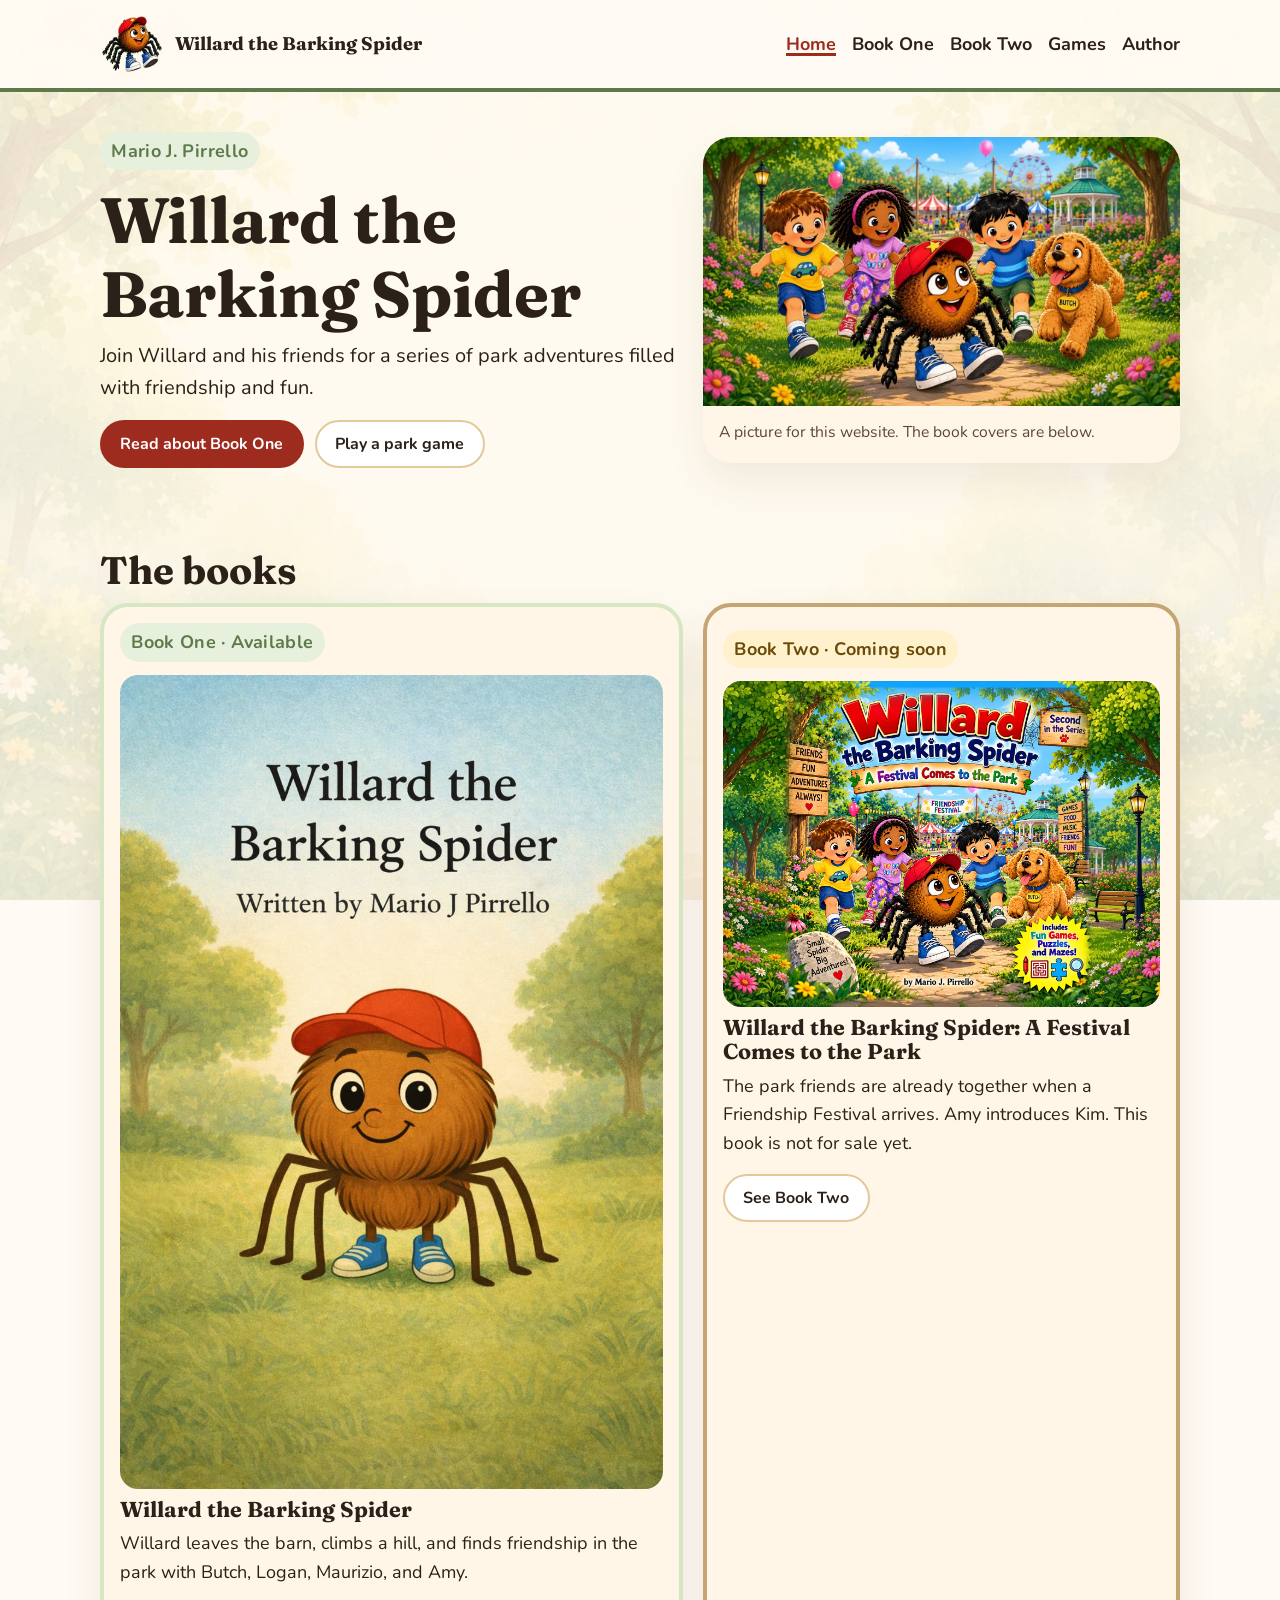
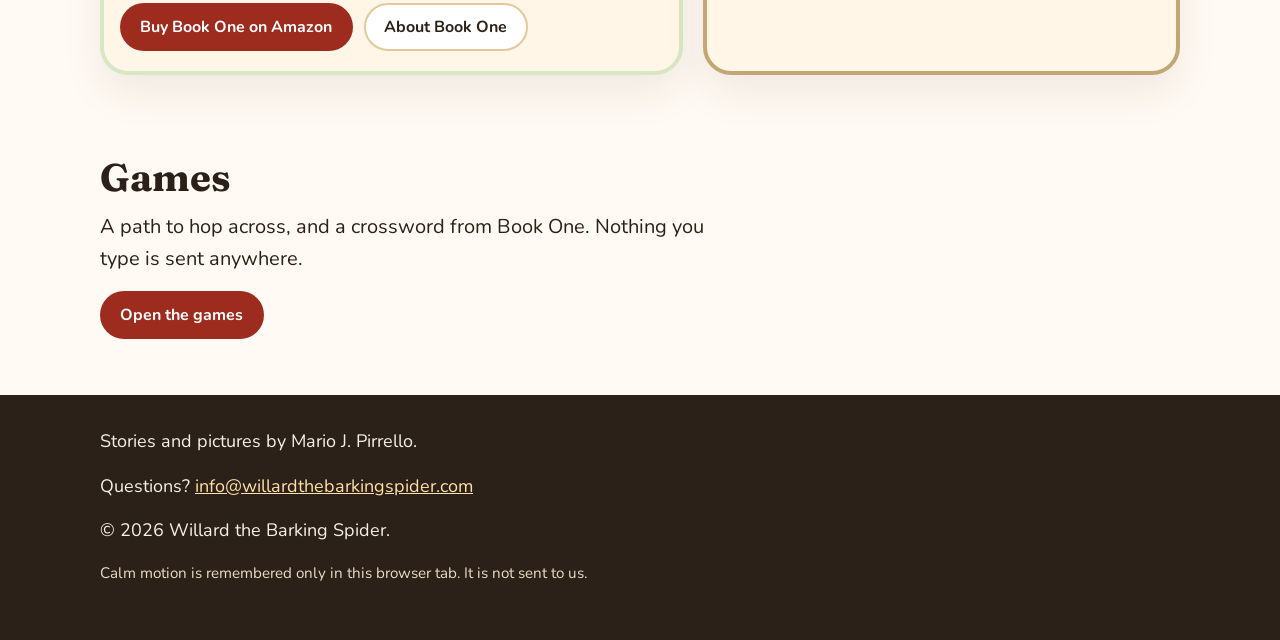
<file: index.html>
<!DOCTYPE html>
<html lang="en">
<head>
  <meta charset="utf-8">
  <meta name="viewport" content="width=device-width, initial-scale=1">
  <title>Willard the Barking Spider</title>
  <meta name="description" content="Official site for Willard the Barking Spider by Mario J. Pirrello. Read about Book One, meet Book Two coming soon, and play two park games.">
  <link rel="icon" href="assets/theme/willard-32.png" type="image/png">
  <link rel="stylesheet" href="css/site.css">
  <link rel="preload" as="image" href="assets/site/hero.webp">
</head>
<body>
  <a class="skip-link" href="#main">Skip to content</a>
  <header class="site-header">
    <div class="header-inner">
      <a class="brand" href="index.html">
        <img class="brand-mark" src="assets/theme/willard-mark.webp" width="128" height="128" alt="">
        <span>Willard the Barking Spider</span>
      </a>
      <div class="header-tools">
        <input class="nav-check" id="nav-check" type="checkbox">
        <label class="nav-toggle" for="nav-check">Menu</label>
        <nav class="site-nav" id="site-nav" aria-label="Primary">
          <ul>
            <li><a href="index.html" aria-current="page">Home</a></li>
            <li><a href="book-one.html">Book One</a></li>
            <li><a href="book-two.html">Book Two</a></li>
            <li><a href="games.html">Games</a></li>
            <li><a href="author.html">Author</a></li>
          </ul>
        </nav>
      </div>
    </div>
  </header>
  <main id="main">
    <section class="hero">
      <div class="wrap hero-grid">
        <div>
          <p class="kicker">Mario J. Pirrello</p>
          <h1>Willard the Barking Spider</h1>
          <p class="lede">Join Willard and his friends for a series of park adventures filled with friendship and fun.</p>
          <div class="actions">
            <a class="btn btn-primary" href="book-one.html">Read about Book One</a>
            <a class="btn btn-secondary" href="games.html">Play a park game</a>
          </div>
        </div>
        <figure class="hero-figure">
          <img src="assets/site/hero.webp" width="1280" height="720" alt="Website illustration, not a book cover: Willard in a red cap and blue sneakers runs a park path with three children and a dog named Butch. A festival is far in the background." fetchpriority="high">
          <figcaption>A picture for this website. The book covers are below.</figcaption>
        </figure>
      </div>
    </section>
    <section class="section">
      <div class="wrap">
        <h2>The books</h2>
        <div class="book-pair">
          <article class="card card-one">
            <p class="badge">Book One · Available</p>
            <img src="assets/book-one/cover.jpg" width="900" height="1350" alt="Cover of Willard the Barking Spider. A fuzzy brown spider in a red cap and blue sneakers stands in the grass. The cover says written by Mario J Pirrello.">
            <h3>Willard the Barking Spider</h3>
            <p>Willard leaves the barn, climbs a hill, and finds friendship in the park with Butch, Logan, Maurizio, and Amy.</p>
            <div class="actions">
              <a class="btn btn-primary" href="https://www.amazon.com/dp/B0GWR9JBZ9" target="_blank" rel="noopener noreferrer">Buy Book One on Amazon</a>
              <a class="btn btn-secondary" href="book-one.html">About Book One</a>
            </div>
          </article>
          <article class="card card-two">
            <p class="badge badge-soon">Book Two · Coming soon</p>
            <img src="assets/book-two/cover.webp" width="1600" height="1193" alt="Cover of Willard the Barking Spider: A Festival Comes to the Park, by Mario J. Pirrello. Willard runs with friends toward a Friendship Festival. A wooden sign says Second in the Series.">
            <h3>Willard the Barking Spider: A Festival Comes to the Park</h3>
            <p>The park friends are already together when a Friendship Festival arrives. Amy introduces Kim. This book is not for sale yet.</p>
            <div class="actions">
              <a class="btn btn-secondary" href="book-two.html">See Book Two</a>
            </div>
          </article>
        </div>
      </div>
    </section>
    <section class="section">
      <div class="wrap">
        <h2>Games</h2>
        <p class="lede">A path to hop across, and a crossword from Book One. Nothing you type is sent anywhere.</p>
        <p><a class="btn btn-primary" href="games.html">Open the games</a></p>
      </div>
    </section>
  </main>
  <footer class="site-footer">
    <div class="wrap">
      <p>Stories and pictures by Mario J. Pirrello.</p>
      <p>Questions? <a href="mailto:info@willardthebarkingspider.com">info@willardthebarkingspider.com</a></p>
      <p>© <span id="year">2026</span> Willard the Barking Spider.</p>
      <p class="fine">Calm motion is remembered only in this browser tab. It is not sent to us.</p>
    </div>
  </footer>
  <script type="module" src="js/site.js"></script>
</body>
</html>
</file>
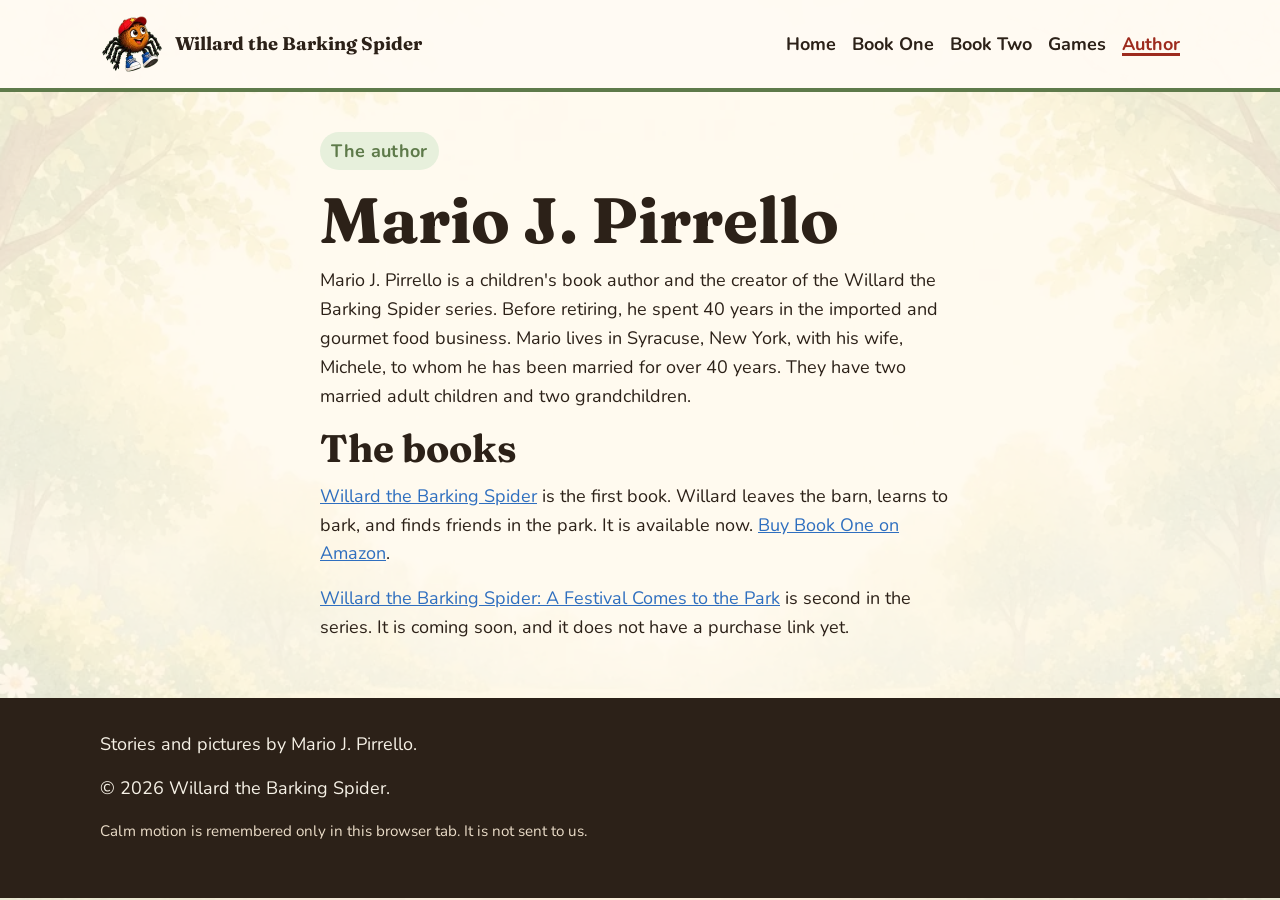
<file: author.html>
<!DOCTYPE html>
<html lang="en">
<head>
  <meta charset="utf-8">
  <meta name="viewport" content="width=device-width, initial-scale=1">
  <title>Mario J. Pirrello · Willard the Barking Spider</title>
  <meta name="description" content="Mario J. Pirrello is the author of Willard the Barking Spider and the coming book A Festival Comes to the Park.">
  <link rel="icon" href="assets/theme/willard-32.png" type="image/png">
  <link rel="stylesheet" href="css/site.css">
</head>
<body>
  <a class="skip-link" href="#main">Skip to content</a>
  <header class="site-header">
    <div class="header-inner">
      <a class="brand" href="index.html">
        <img class="brand-mark" src="assets/theme/willard-mark.webp" width="128" height="128" alt="">
        <span>Willard the Barking Spider</span>
      </a>
      <div class="header-tools">
        <input class="nav-check" id="nav-check" type="checkbox">
        <label class="nav-toggle" for="nav-check">Menu</label>
        <nav class="site-nav" id="site-nav" aria-label="Primary">
          <ul>
            <li><a href="index.html">Home</a></li>
            <li><a href="book-one.html">Book One</a></li>
            <li><a href="book-two.html">Book Two</a></li>
            <li><a href="games.html">Games</a></li>
            <li><a href="author.html" aria-current="page">Author</a></li>
          </ul>
        </nav>
      </div>
    </div>
  </header>
  <main id="main">
    <section class="section">
      <div class="wrap author-card prose">
        <p class="kicker">The author</p>
        <h1>Mario J. Pirrello</h1>
        <p>Mario J. Pirrello is a children's book author and the creator of the Willard the Barking Spider series. Before retiring, he spent 40 years in the imported and gourmet food business. Mario lives in Syracuse, New York, with his wife, Michele, to whom he has been married for over 40 years. They have two married adult children and two grandchildren.</p>
        <h2>The books</h2>
        <p><a href="book-one.html">Willard the Barking Spider</a> is the first book. Willard leaves the barn, learns to bark, and finds friends in the park. It is available now. <a href="https://www.amazon.com/dp/B0GWR9JBZ9" target="_blank" rel="noopener noreferrer">Buy Book One on Amazon</a>.</p>
        <p><a href="book-two.html">Willard the Barking Spider: A Festival Comes to the Park</a> is second in the series. It is coming soon, and it does not have a purchase link yet.</p>
      </div>
    </section>
  </main>
  <footer class="site-footer">
    <div class="wrap">
      <p>Stories and pictures by Mario J. Pirrello.</p>
      <p>© <span id="year">2026</span> Willard the Barking Spider.</p>
      <p class="fine">Calm motion is remembered only in this browser tab. It is not sent to us.</p>
    </div>
  </footer>
  <script type="module" src="js/site.js"></script>
</body>
</html>
</file>
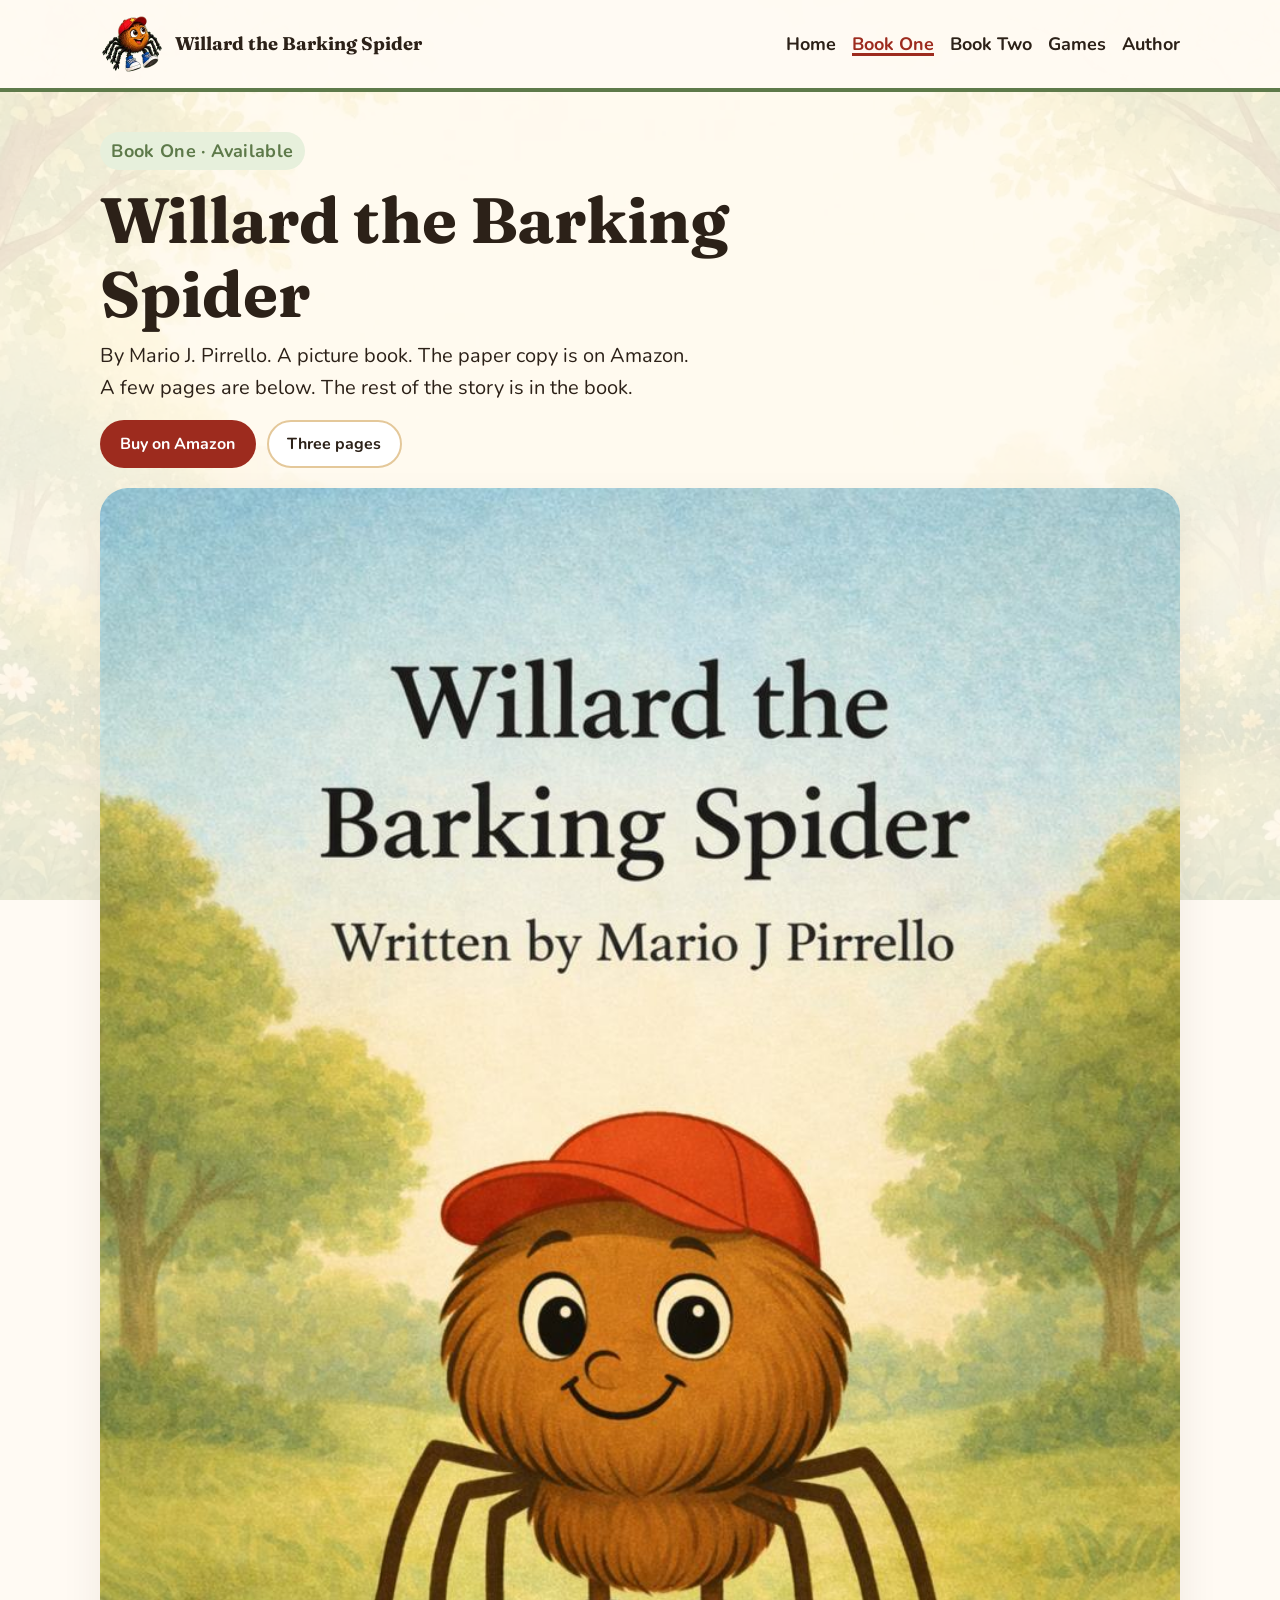
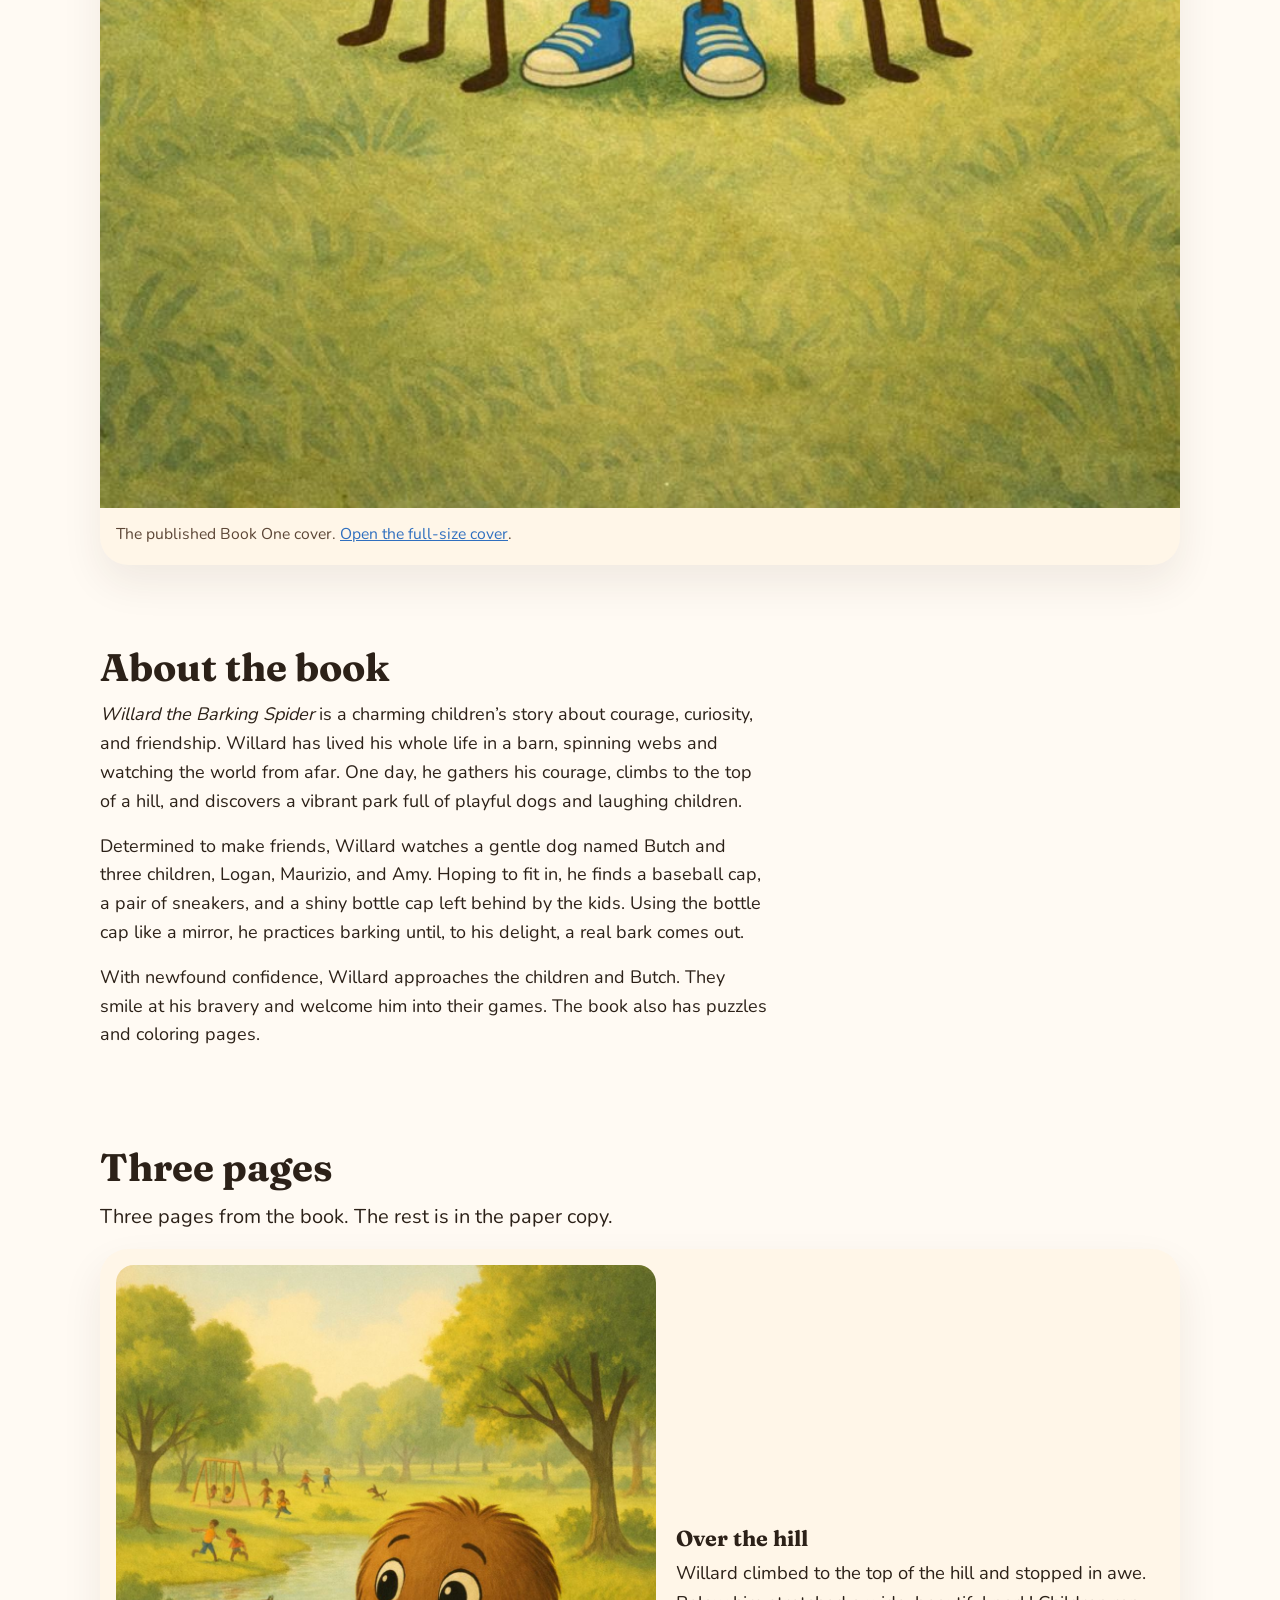
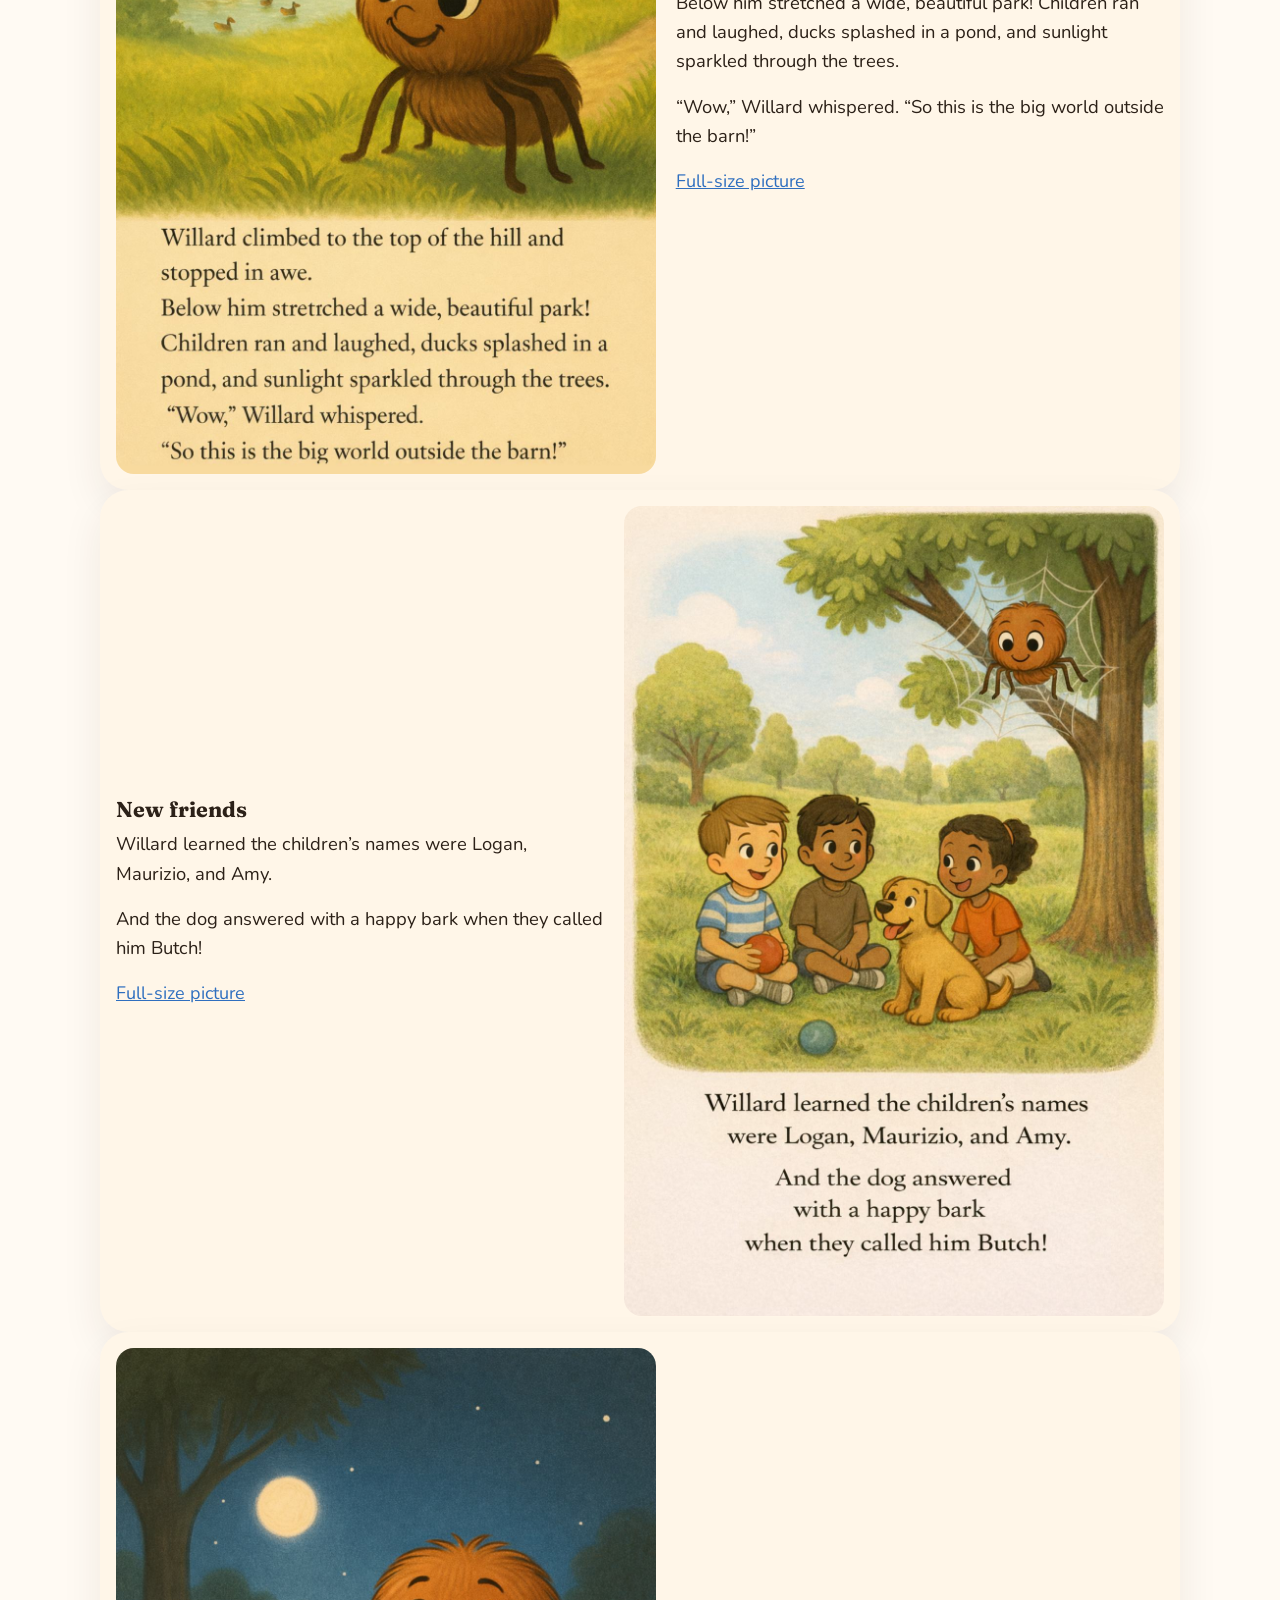
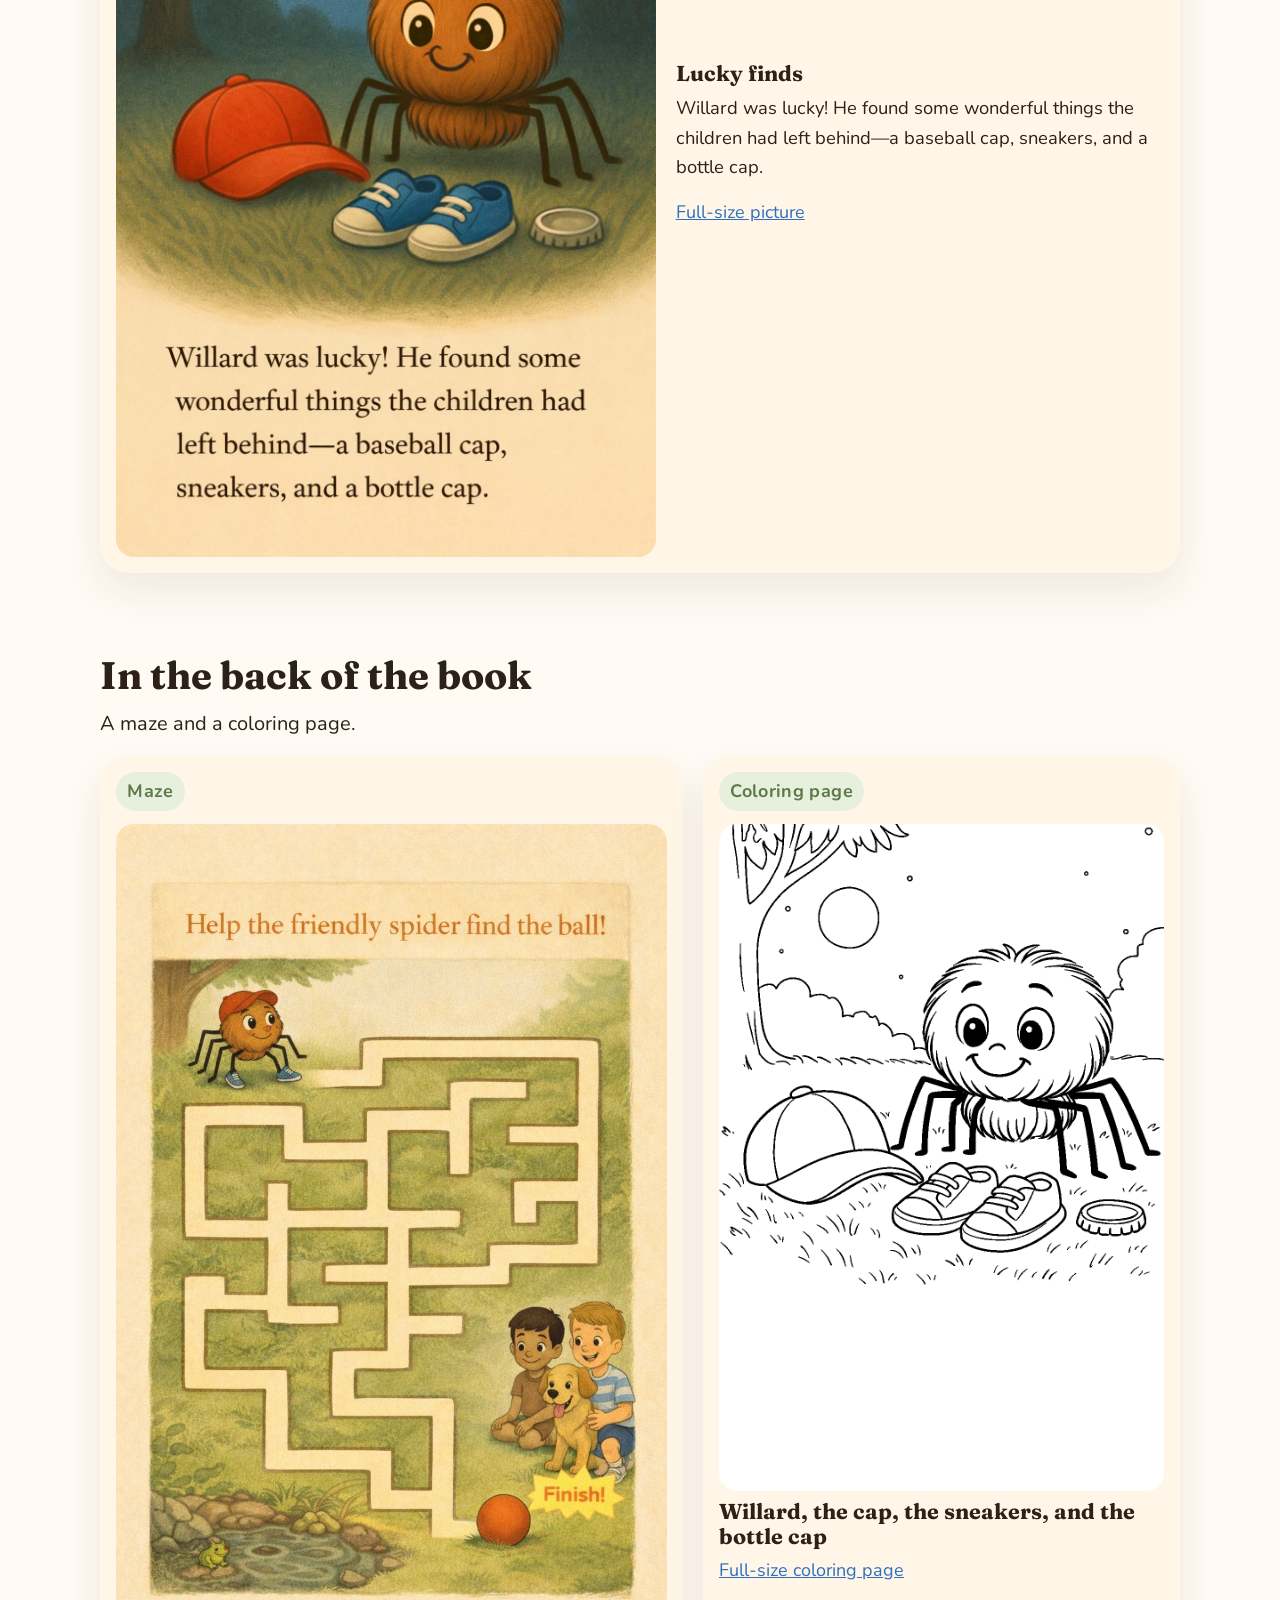
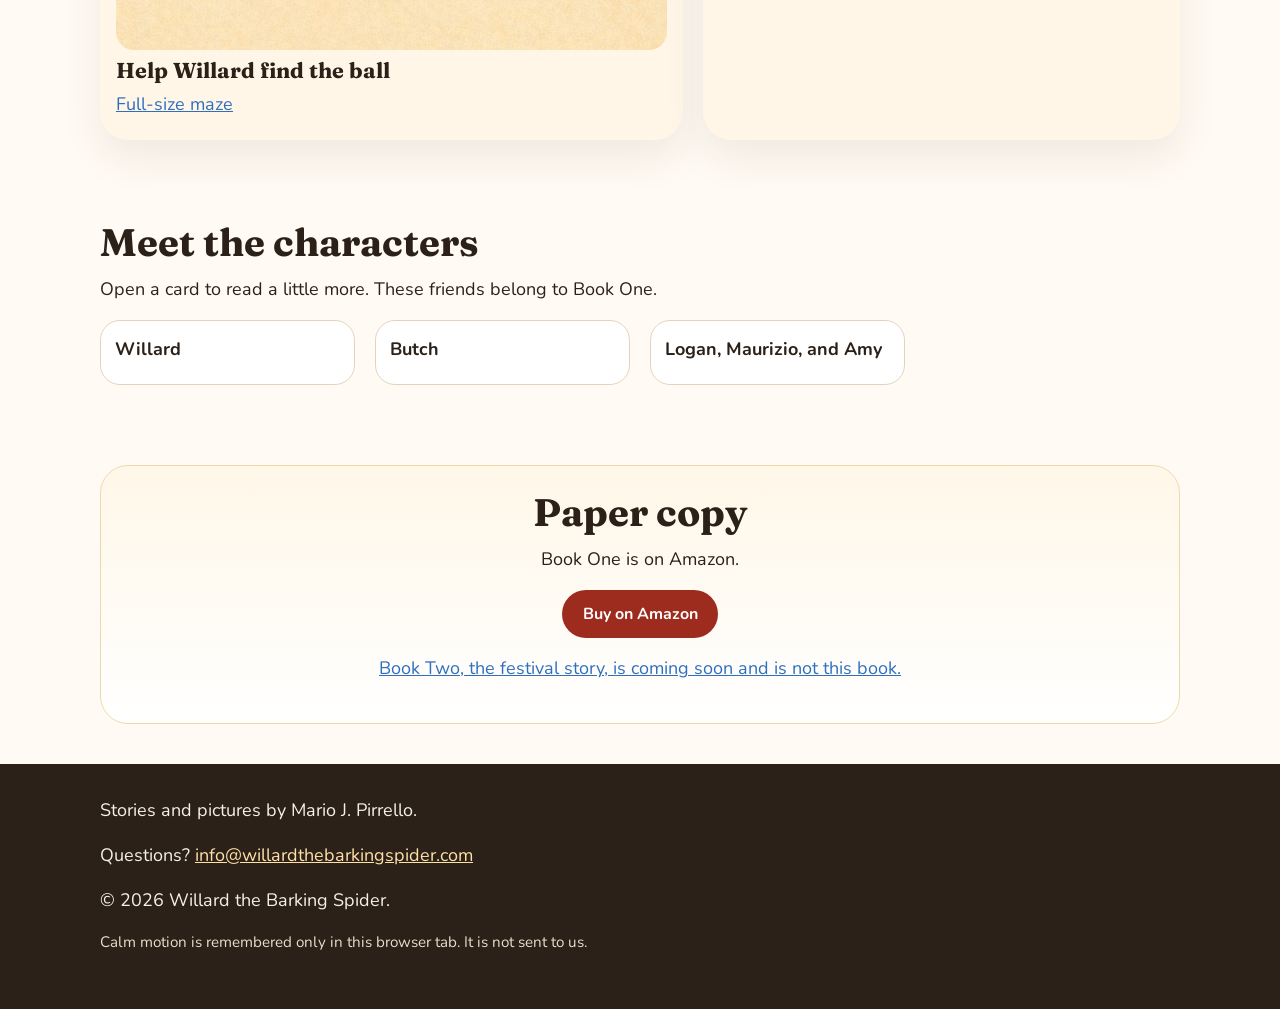
<file: book-one.html>
<!DOCTYPE html>
<html lang="en">
<head>
  <meta charset="utf-8">
  <meta name="viewport" content="width=device-width, initial-scale=1">
  <title>Book One · Willard the Barking Spider</title>
  <meta name="description" content="Willard the Barking Spider by Mario J. Pirrello. A children’s story about courage, curiosity, and friendship, with puzzles and coloring pages.">
  <link rel="icon" href="assets/theme/willard-32.png" type="image/png">
  <link rel="stylesheet" href="css/site.css">
</head>
<body>
  <a class="skip-link" href="#main">Skip to content</a>
  <header class="site-header">
    <div class="header-inner">
      <a class="brand" href="index.html">
        <img class="brand-mark" src="assets/theme/willard-mark.webp" width="128" height="128" alt="">
        <span>Willard the Barking Spider</span>
      </a>
      <div class="header-tools">
        <input class="nav-check" id="nav-check" type="checkbox">
        <label class="nav-toggle" for="nav-check">Menu</label>
        <nav class="site-nav" id="site-nav" aria-label="Primary">
          <ul>
            <li><a href="index.html">Home</a></li>
            <li><a href="book-one.html" aria-current="page">Book One</a></li>
            <li><a href="book-two.html">Book Two</a></li>
            <li><a href="games.html">Games</a></li>
            <li><a href="author.html">Author</a></li>
          </ul>
        </nav>
      </div>
    </div>
  </header>
  <main id="main">
    <section class="section">
      <div class="wrap split">
        <div class="prose">
          <p class="badge">Book One · Available</p>
          <h1>Willard the Barking Spider</h1>
          <p class="lede">By Mario J. Pirrello. A picture book. The paper copy is on Amazon. A few pages are below. The rest of the story is in the book.</p>
          <div class="actions">
            <a class="btn btn-primary" href="https://www.amazon.com/dp/B0GWR9JBZ9" target="_blank" rel="noopener noreferrer">Buy on Amazon</a>
            <a class="btn btn-secondary" href="#pages">Three pages</a>
          </div>
        </div>
        <figure class="hero-figure">
          <img src="assets/book-one/cover.jpg" width="900" height="1350" alt="Book One cover: Willard the Barking Spider, a round brown spider wearing a red cap and blue sneakers in a green park.">
          <figcaption>The published Book One cover. <a href="book-cover.png">Open the full-size cover</a>.</figcaption>
        </figure>
      </div>
    </section>

    <section class="section">
      <div class="wrap">
        <h2>About the book</h2>
        <div class="prose">
          <p><em>Willard the Barking Spider</em> is a charming children’s story about courage, curiosity, and friendship. Willard has lived his whole life in a barn, spinning webs and watching the world from afar. One day, he gathers his courage, climbs to the top of a hill, and discovers a vibrant park full of playful dogs and laughing children.</p>
          <p>Determined to make friends, Willard watches a gentle dog named Butch and three children, Logan, Maurizio, and Amy. Hoping to fit in, he finds a baseball cap, a pair of sneakers, and a shiny bottle cap left behind by the kids. Using the bottle cap like a mirror, he practices barking until, to his delight, a real bark comes out.</p>
          <p>With newfound confidence, Willard approaches the children and Butch. They smile at his bravery and welcome him into their games. The book also has puzzles and coloring pages.</p>
        </div>
      </div>
    </section>

    <section class="section" id="pages">
      <div class="wrap">
        <h2>Three pages</h2>
        <p class="lede">Three pages from the book. The rest is in the paper copy.</p>

        <article class="spread">
          <img src="assets/book-one/hill.jpg" width="1100" height="1650" alt="Willard stands on a grassy hill above a park with a pond, ducks, trees, and children playing." loading="lazy">
          <div class="spread-copy">
            <h3>Over the hill</h3>
            <blockquote class="caption-copy">
              <p>Willard climbed to the top of the hill and stopped in awe. Below him stretched a wide, beautiful park! Children ran and laughed, ducks splashed in a pond, and sunlight sparkled through the trees.</p>
              <p>“Wow,” Willard whispered. “So this is the big world outside the barn!”</p>
            </blockquote>
            <p><a href="page8.png">Full-size picture</a></p>
          </div>
        </article>

        <article class="spread flip">
          <img src="assets/book-one/names.jpg" width="1100" height="1650" alt="Willard watches from a web while three children sit with a dog named Butch." loading="lazy">
          <div class="spread-copy">
            <h3>New friends</h3>
            <blockquote class="caption-copy">
              <p>Willard learned the children’s names were Logan, Maurizio, and Amy.</p>
              <p>And the dog answered with a happy bark when they called him Butch!</p>
            </blockquote>
            <p><a href="page3.png">Full-size picture</a></p>
          </div>
        </article>

        <article class="spread">
          <img src="assets/book-one/finds.jpg" width="1100" height="1650" alt="At night, Willard stands beside a red baseball cap, blue sneakers, and a bottle cap." loading="lazy">
          <div class="spread-copy">
            <h3>Lucky finds</h3>
            <blockquote class="caption-copy"><p>Willard was lucky! He found some wonderful things the children had left behind—a baseball cap, sneakers, and a bottle cap.</p></blockquote>
            <p><a href="page4.png">Full-size picture</a></p>
          </div>
        </article>
      </div>
    </section>

    <section class="section" id="activities">
      <div class="wrap">
        <h2>In the back of the book</h2>
        <p class="lede">A maze and a coloring page.</p>
        <div class="activity-grid">
          <article class="card">
            <p class="badge">Maze</p>
            <img src="assets/book-one/maze.jpg" width="1000" height="1500" alt="A maze called Help the friendly spider find the ball. Willard starts at the top and a red ball is the finish." loading="lazy">
            <h3>Help Willard find the ball</h3>
            <p><a href="Puzzel%202%20conv%200.png">Full-size maze</a></p>
          </article>
          <article class="card">
            <p class="badge">Coloring page</p>
            <img src="assets/book-one/coloring.png" width="1000" height="1500" alt="Black-and-white coloring page of Willard beside a baseball cap, sneakers, and a bottle cap under a moon." loading="lazy">
            <h3>Willard, the cap, the sneakers, and the bottle cap</h3>
            <p><a href="color%20ad.png">Full-size coloring page</a></p>
          </article>
        </div>
      </div>
    </section>

    <section class="section">
      <div class="wrap">
        <h2>Meet the characters</h2>
        <p>Open a card to read a little more. These friends belong to Book One.</p>
        <div class="char-grid">
          <details class="char">
            <summary>Willard</summary>
            <p>Willard is the spider. He leaves the barn, learns to bark, and meets the others in the park.</p>
          </details>
          <details class="char">
            <summary>Butch</summary>
            <p>Butch is the dog. He plays fetch and stays with Willard.</p>
          </details>
          <details class="char">
            <summary>Logan, Maurizio, and Amy</summary>
            <p>The three children Willard meets under the tree.</p>
          </details>
        </div>
      </div>
    </section>

    <section class="section">
      <div class="wrap buy-band">
        <h2>Paper copy</h2>
        <p>Book One is on Amazon.</p>
        <p><a class="btn btn-primary" href="https://www.amazon.com/dp/B0GWR9JBZ9" target="_blank" rel="noopener noreferrer">Buy on Amazon</a></p>
        <p><a href="book-two.html">Book Two, the festival story, is coming soon and is not this book.</a></p>
      </div>
    </section>
  </main>
  <footer class="site-footer">
    <div class="wrap">
      <p>Stories and pictures by Mario J. Pirrello.</p>
      <p>Questions? <a href="mailto:info@willardthebarkingspider.com">info@willardthebarkingspider.com</a></p>
      <p>© <span id="year">2026</span> Willard the Barking Spider.</p>
      <p class="fine">Calm motion is remembered only in this browser tab. It is not sent to us.</p>
    </div>
  </footer>
  <script type="module" src="js/site.js"></script>
</body>
</html>
</file>
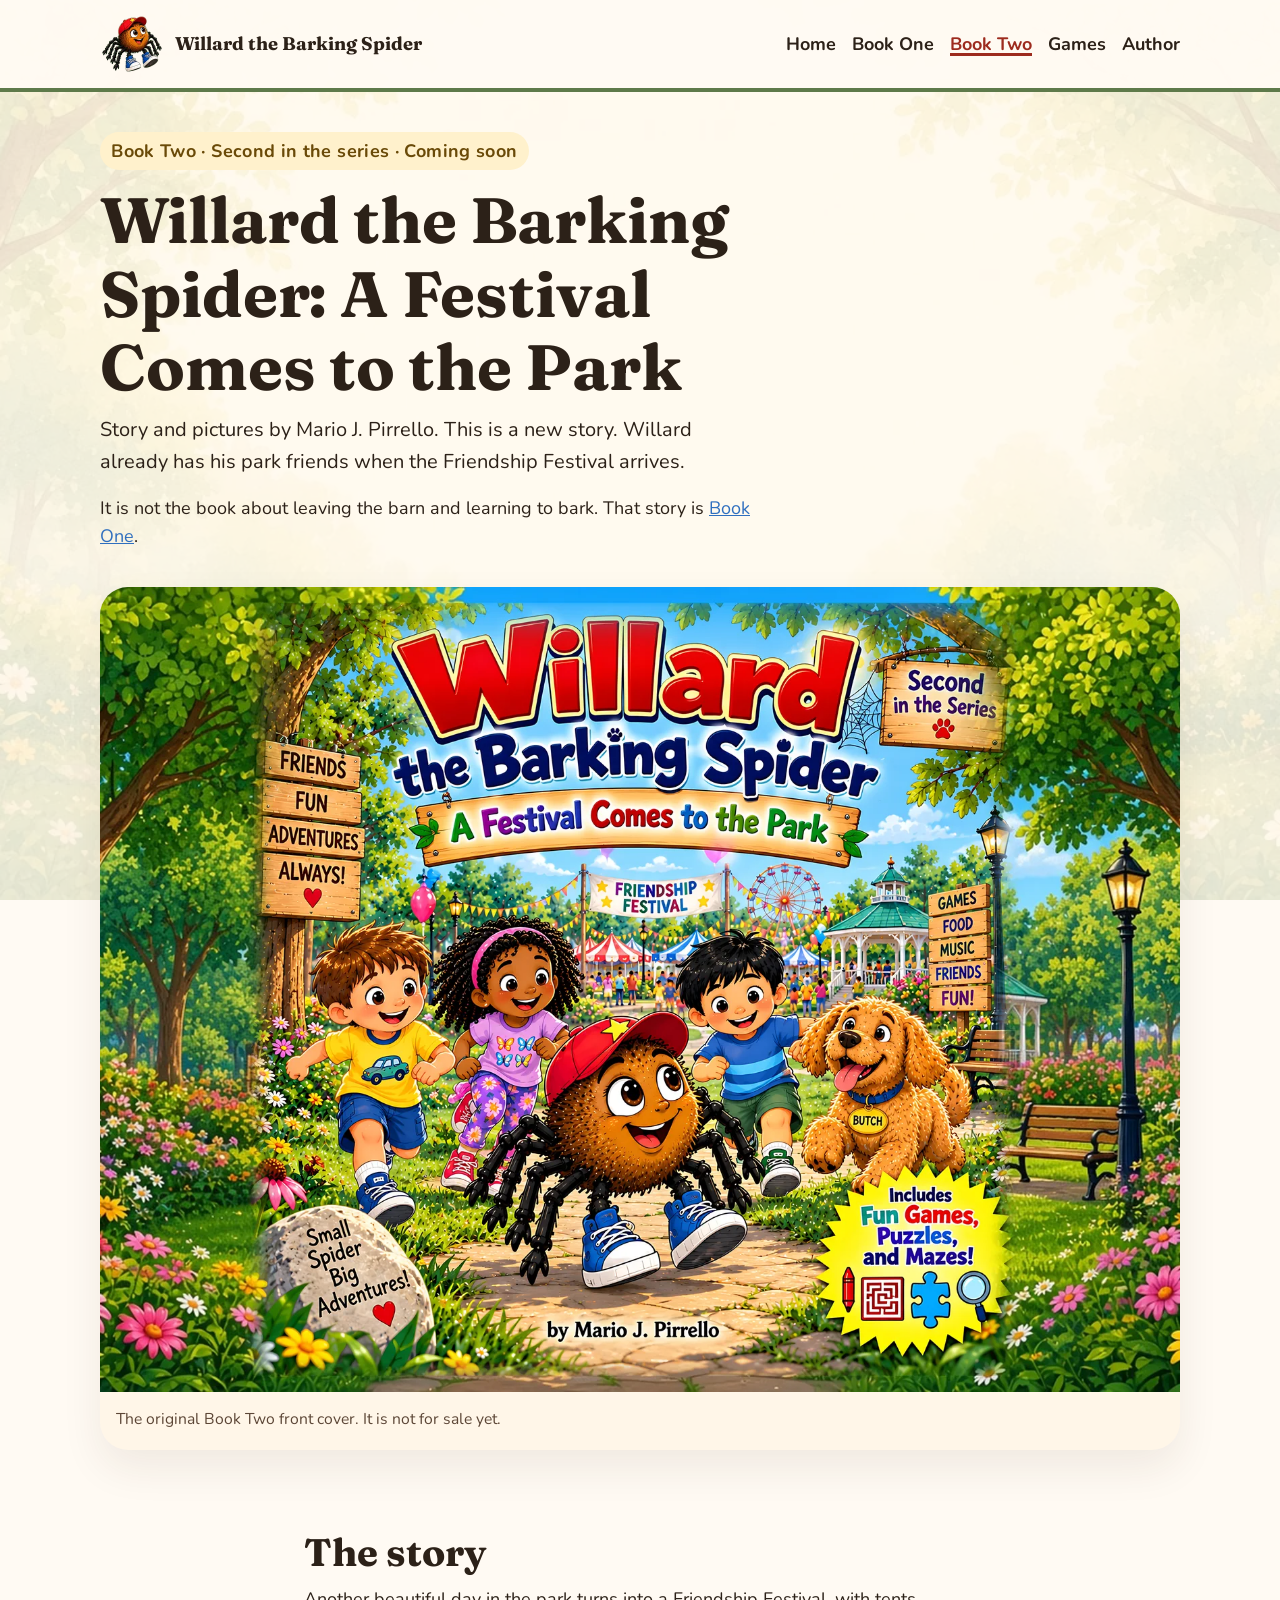
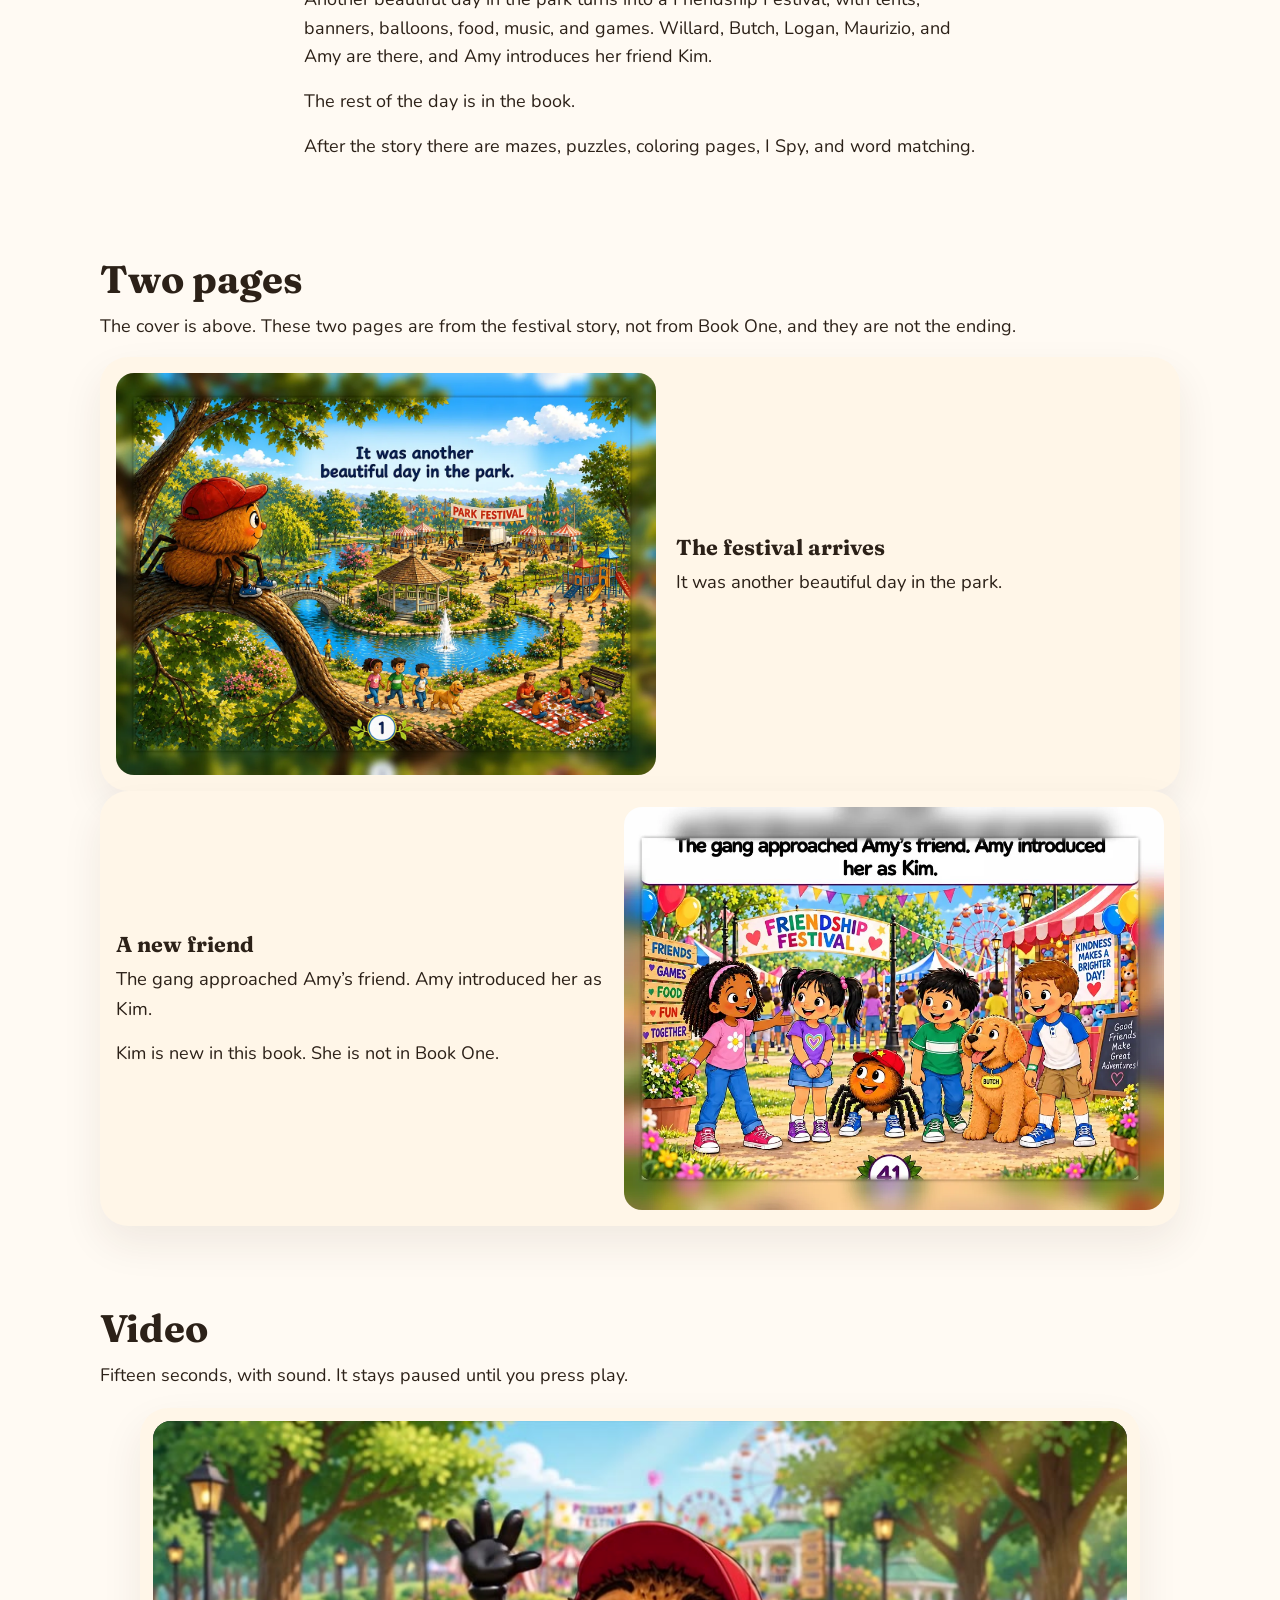
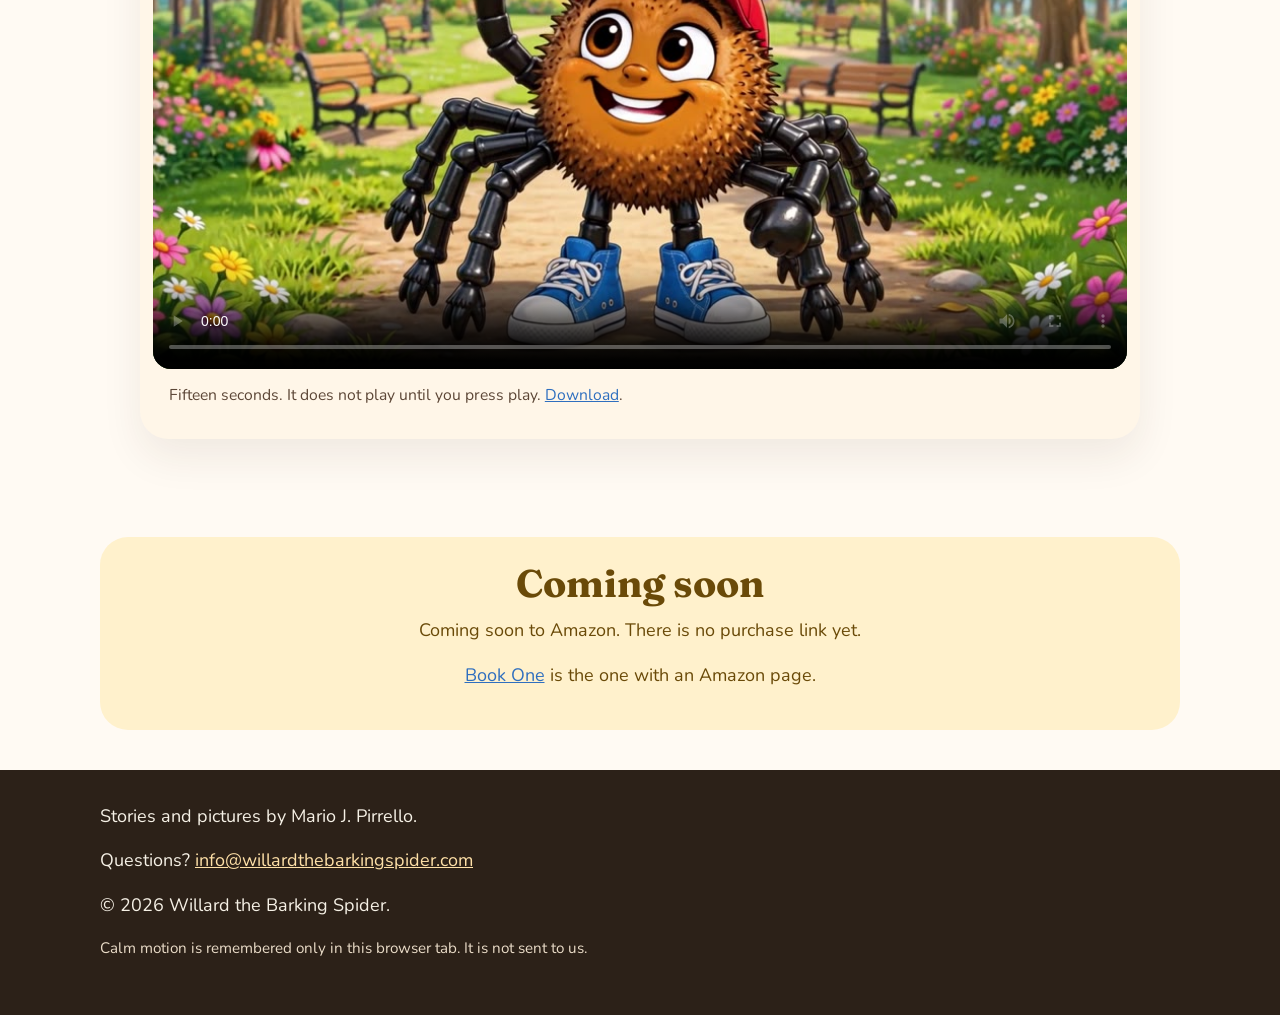
<file: book-two.html>
<!DOCTYPE html>
<html lang="en">
<head>
  <meta charset="utf-8">
  <meta name="viewport" content="width=device-width, initial-scale=1">
  <title>A Festival Comes to the Park · Willard the Barking Spider</title>
  <meta name="description" content="Willard the Barking Spider: A Festival Comes to the Park by Mario J. Pirrello. Book Two is coming soon. No purchase link yet.">
  <link rel="icon" href="assets/theme/willard-32.png" type="image/png">
  <link rel="stylesheet" href="css/site.css">
</head>
<body>
  <a class="skip-link" href="#main">Skip to content</a>
  <header class="site-header">
    <div class="header-inner">
      <a class="brand" href="index.html">
        <img class="brand-mark" src="assets/theme/willard-mark.webp" width="128" height="128" alt="">
        <span>Willard the Barking Spider</span>
      </a>
      <div class="header-tools">
        <input class="nav-check" id="nav-check" type="checkbox">
        <label class="nav-toggle" for="nav-check">Menu</label>
        <nav class="site-nav" id="site-nav" aria-label="Primary">
          <ul>
            <li><a href="index.html">Home</a></li>
            <li><a href="book-one.html">Book One</a></li>
            <li><a href="book-two.html" aria-current="page">Book Two</a></li>
            <li><a href="games.html">Games</a></li>
            <li><a href="author.html">Author</a></li>
          </ul>
        </nav>
      </div>
    </div>
  </header>
  <main id="main">
    <section class="section">
      <div class="wrap split">
        <div class="prose">
          <p class="badge badge-soon">Book Two · Second in the series · Coming soon</p>
          <h1>Willard the Barking Spider: A Festival Comes to the Park</h1>
          <p class="lede">Story and pictures by Mario J. Pirrello. This is a new story. Willard already has his park friends when the Friendship Festival arrives.</p>
          <p>It is not the book about leaving the barn and learning to bark. That story is <a href="book-one.html">Book One</a>.</p>
        </div>
        <figure class="hero-figure">
          <img src="assets/book-two/cover.webp" width="1600" height="1193" alt="Original Book Two cover. Willard, three children, and Butch run toward a Friendship Festival. The title is Willard the Barking Spider: A Festival Comes to the Park, by Mario J. Pirrello.">
          <figcaption>The original Book Two front cover. It is not for sale yet.</figcaption>
        </figure>
      </div>
    </section>

    <section class="section">
      <div class="wrap prose">
        <h2>The story</h2>
        <p>Another beautiful day in the park turns into a Friendship Festival, with tents, banners, balloons, food, music, and games. Willard, Butch, Logan, Maurizio, and Amy are there, and Amy introduces her friend Kim.</p>
        <p>The rest of the day is in the book.</p>
        <p>After the story there are mazes, puzzles, coloring pages, I Spy, and word matching.</p>
      </div>
    </section>

    <section class="section">
      <div class="wrap">
        <h2>Two pages</h2>
        <p>The cover is above. These two pages are from the festival story, not from Book One, and they are not the ending.</p>

        <article class="spread">
          <img src="assets/book-two/story-day.webp" width="1400" height="1044" alt="Willard sits on a tree branch looking over a park where tents, banners, and balloons are being set up. The words say it was another beautiful day in the park." loading="lazy">
          <div class="spread-copy">
            <h3>The festival arrives</h3>
            <blockquote class="caption-copy"><p>It was another beautiful day in the park.</p></blockquote>
          </div>
        </article>

        <article class="spread flip">
          <img src="assets/book-two/story-kim.webp" width="1006" height="750" alt="Amy introduces Kim to Willard, Butch, and the other children under a Friendship Festival banner." loading="lazy">
          <div class="spread-copy">
            <h3>A new friend</h3>
            <blockquote class="caption-copy"><p>The gang approached Amy’s friend. Amy introduced her as Kim.</p></blockquote>
            <p>Kim is new in this book. She is not in Book One.</p>
          </div>
        </article>
      </div>
    </section>

    <section class="section">
      <div class="wrap">
        <h2>Video</h2>
        <p>Fifteen seconds, with sound. It stays paused until you press play.</p>
        <figure class="video-panel">
          <video controls preload="metadata" playsinline poster="assets/video/book-two-poster.jpg" width="960" height="540">
            <source src="assets/video/book-two-preview.mp4" type="video/mp4">
            <track kind="descriptions" src="assets/video/book-two-preview.vtt" srclang="en" label="Description">
          </video>
          <figcaption>Fifteen seconds. It does not play until you press play. <a href="assets/video/book-two-preview.mp4">Download</a>.</figcaption>
        </figure>
      </div>
    </section>

    <section class="section">
      <div class="wrap soon-band">
        <h2>Coming soon</h2>
        <p>Coming soon to Amazon. There is no purchase link yet.</p>
        <p><a href="book-one.html">Book One</a> is the one with an Amazon page.</p>
      </div>
    </section>
  </main>
  <footer class="site-footer">
    <div class="wrap">
      <p>Stories and pictures by Mario J. Pirrello.</p>
      <p>Questions? <a href="mailto:info@willardthebarkingspider.com">info@willardthebarkingspider.com</a></p>
      <p>© <span id="year">2026</span> Willard the Barking Spider.</p>
      <p class="fine">Calm motion is remembered only in this browser tab. It is not sent to us.</p>
    </div>
  </footer>
  <script type="module" src="js/site.js"></script>
</body>
</html>
</file>
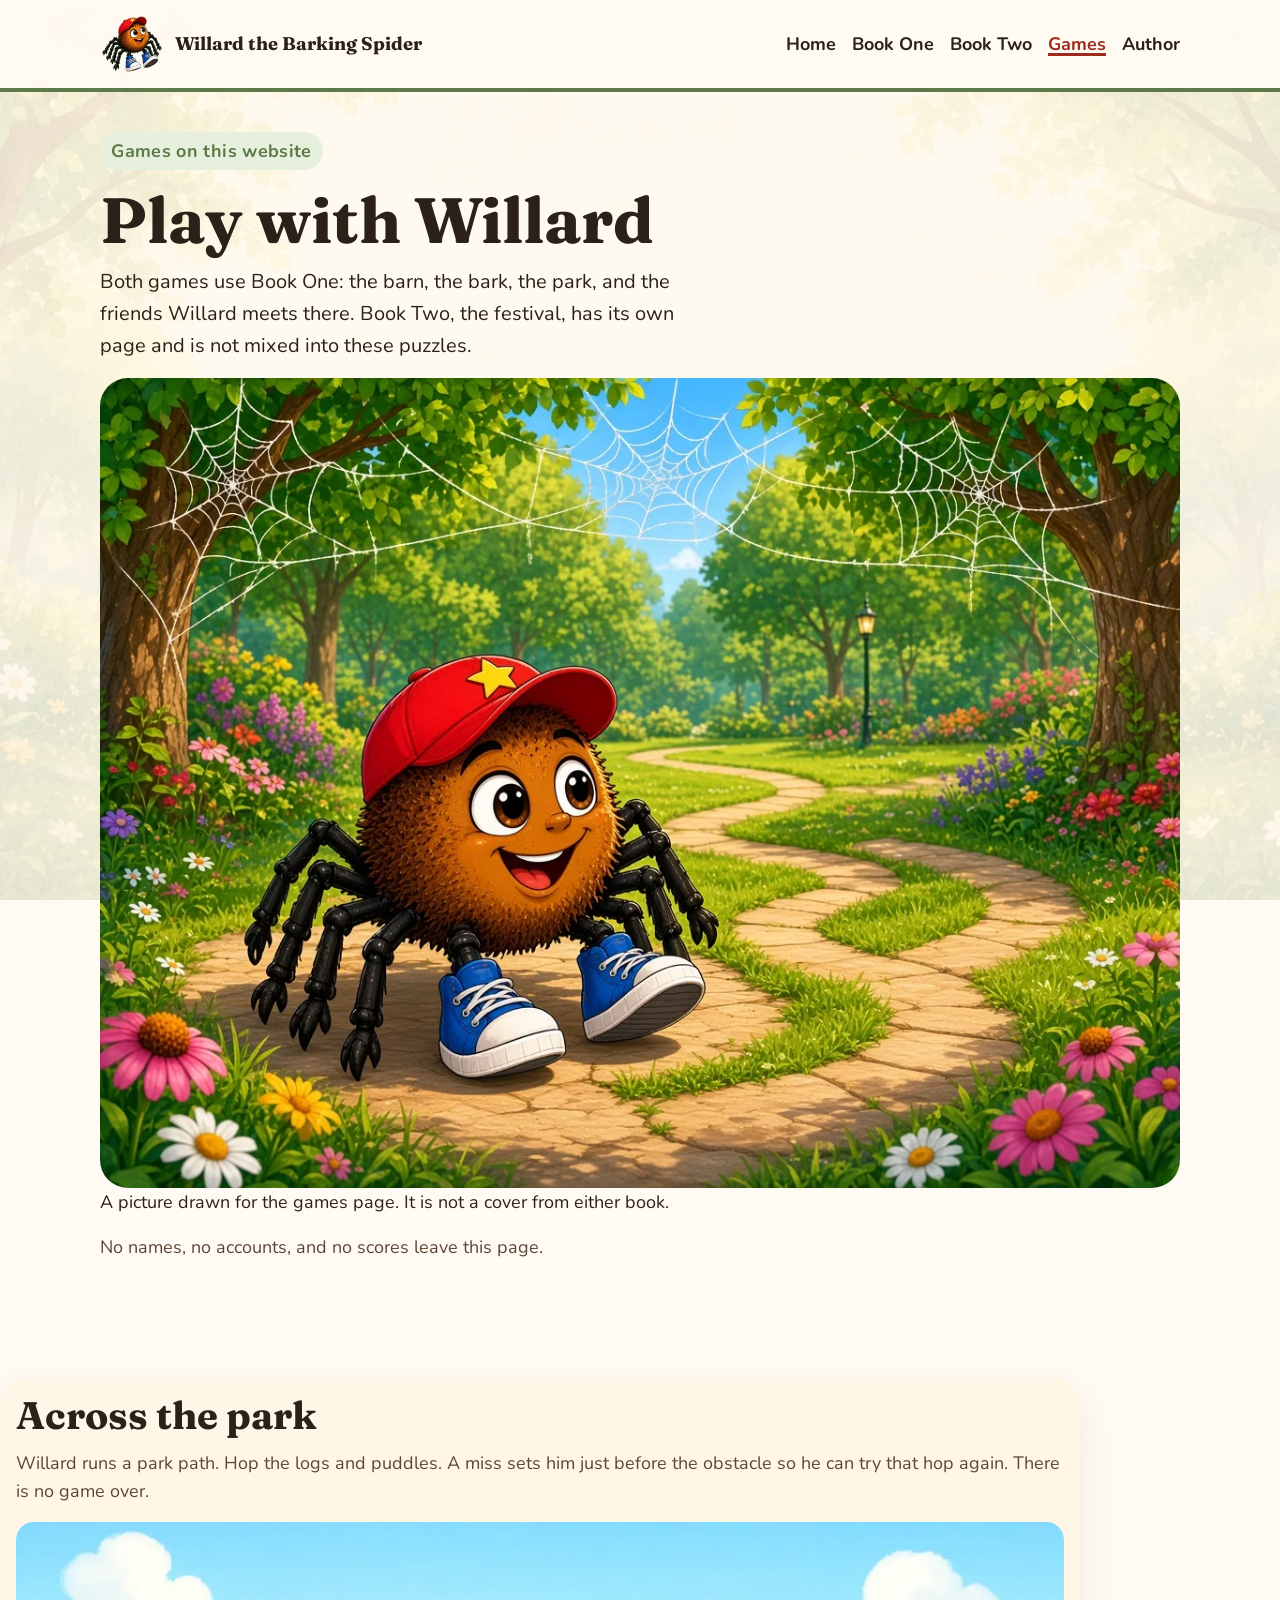
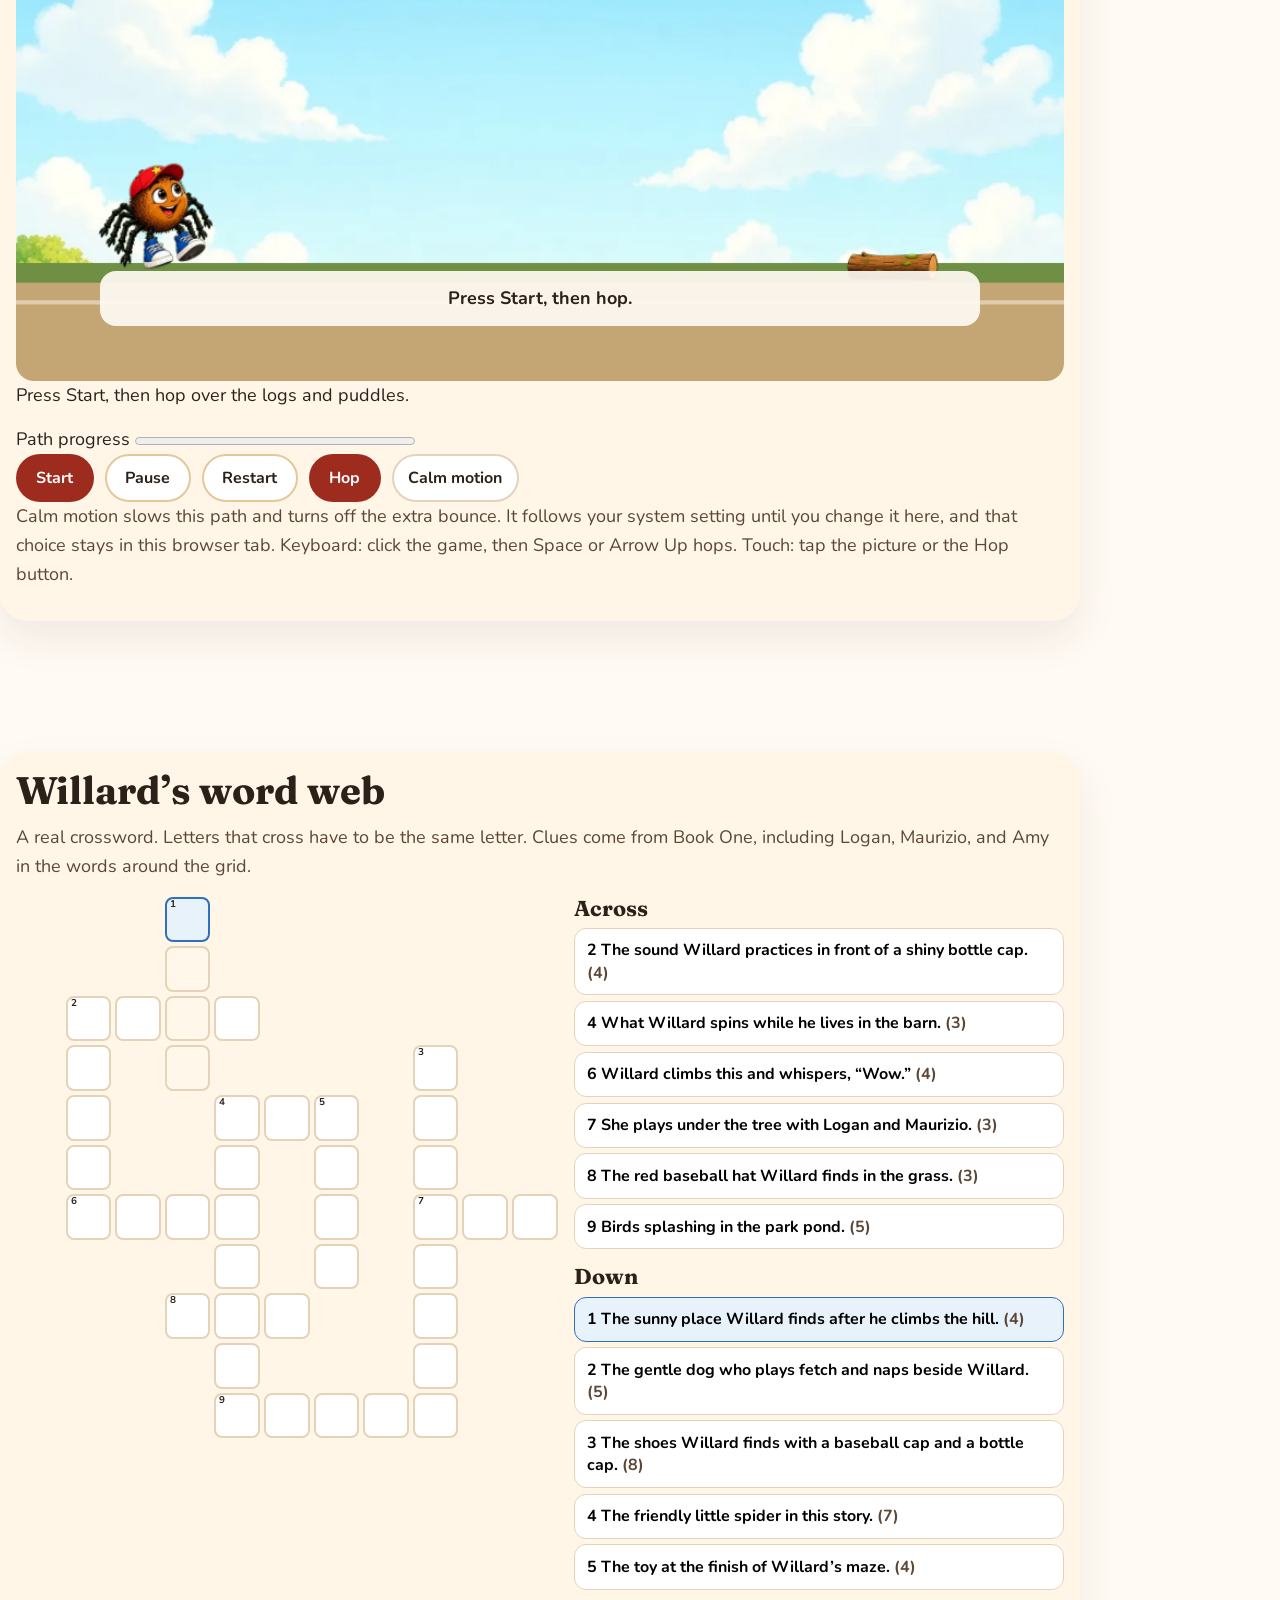
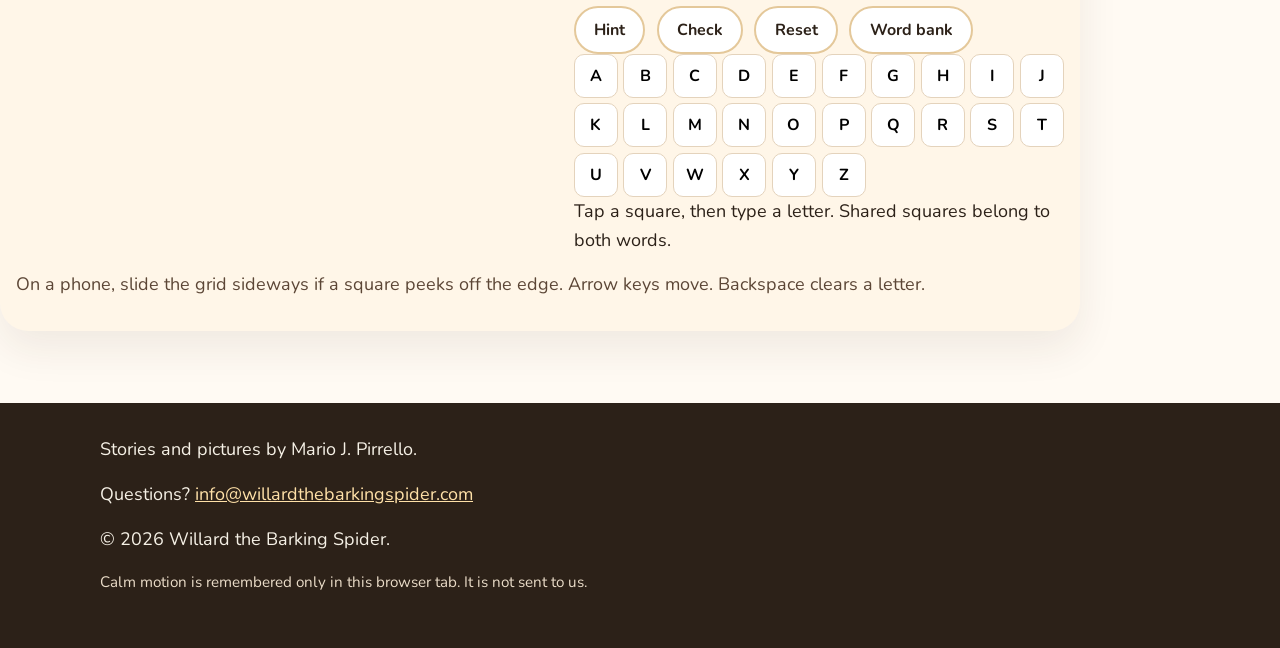
<file: games.html>
<!DOCTYPE html>
<html lang="en">
<head>
  <meta charset="utf-8">
  <meta name="viewport" content="width=device-width, initial-scale=1">
  <title>Play with Willard</title>
  <meta name="description" content="Two games about Book One: hop across the park with Willard, and solve a spider crossword. Nothing you type is sent anywhere.">
  <link rel="icon" href="assets/theme/willard-32.png" type="image/png">
  <link rel="stylesheet" href="css/site.css">
</head>
<body>
  <a class="skip-link" href="#main">Skip to content</a>
  <header class="site-header">
    <div class="header-inner">
      <a class="brand" href="index.html">
        <img class="brand-mark" src="assets/theme/willard-mark.webp" width="128" height="128" alt="">
        <span>Willard the Barking Spider</span>
      </a>
      <div class="header-tools">
        <input class="nav-check" id="nav-check" type="checkbox">
        <label class="nav-toggle" for="nav-check">Menu</label>
        <nav class="site-nav" id="site-nav" aria-label="Primary">
          <ul>
            <li><a href="index.html">Home</a></li>
            <li><a href="book-one.html">Book One</a></li>
            <li><a href="book-two.html">Book Two</a></li>
            <li><a href="games.html" aria-current="page">Games</a></li>
            <li><a href="author.html">Author</a></li>
          </ul>
        </nav>
      </div>
    </div>
  </header>
  <main id="main">
    <section class="section">
      <div class="wrap">
        <p class="badge">Games on this website</p>
        <h1>Play with Willard</h1>
        <p class="lede">Both games use Book One: the barn, the bark, the park, and the friends Willard meets there. Book Two, the festival, has its own page and is not mixed into these puzzles.</p>
        <figure class="game-banner">
          <img src="assets/site/games-path.webp" width="1152" height="864" alt="Website illustration of Willard in a red star cap and blue sneakers on a winding park path, with spider webs in the trees. Not a book cover.">
          <figcaption>A picture drawn for the games page. It is not a cover from either book.</figcaption>
        </figure>
        <p class="help">No names, no accounts, and no scores leave this page.</p>
      </div>
    </section>

    <section class="section" id="path" aria-labelledby="path-title">
      <div class="wrap game-card" data-runner tabindex="0">
        <h2 id="path-title">Across the park</h2>
        <p id="path-help" class="help">Willard runs a park path. Hop the logs and puddles. A miss sets him just before the obstacle so he can try that hop again. There is no game over.</p>
        <div class="game-stage">
          <canvas width="960" height="420" aria-hidden="true"></canvas>
          <p class="game-overlay" data-overlay>Press Start, then hop.</p>
        </div>
        <p data-status aria-live="polite">Press Start, then hop over the logs and puddles.</p>
        <label>Path progress <progress max="100" value="0">0 percent</progress></label>
        <div class="game-controls">
          <button class="btn btn-primary" type="button" data-start>Start</button>
          <button class="btn btn-secondary" type="button" data-pause>Pause</button>
          <button class="btn btn-secondary" type="button" data-restart>Restart</button>
          <button class="btn btn-primary" type="button" data-hop>Hop</button>
          <button class="calm-toggle" type="button" data-calm aria-pressed="false">Calm motion</button>
        </div>
        <p class="help">Calm motion slows this path and turns off the extra bounce. It follows your system setting until you change it here, and that choice stays in this browser tab. Keyboard: click the game, then Space or Arrow Up hops. Touch: tap the picture or the Hop button.</p>
      </div>
    </section>

    <section class="section" id="crossword" aria-labelledby="cross-title">
      <div class="wrap game-card" data-crossword>
        <h2 id="cross-title">Willard’s word web</h2>
        <p class="help">A real crossword. Letters that cross have to be the same letter. Clues come from Book One, including Logan, Maurizio, and Amy in the words around the grid.</p>
        <div class="xw-layout">
          <div class="xw-scroll">
            <div class="xw-grid" data-grid role="grid" aria-label="Book One crossword"></div>
          </div>
          <div>
            <div data-clues></div>
            <div class="xw-actions">
              <button class="btn btn-secondary" type="button" data-hint>Hint</button>
              <button class="btn btn-secondary" type="button" data-check>Check</button>
              <button class="btn btn-secondary" type="button" data-reset>Reset</button>
              <button class="btn btn-secondary" type="button" data-bank-toggle aria-expanded="false" aria-controls="word-bank">Word bank</button>
            </div>
            <p id="word-bank" class="word-bank" data-bank hidden></p>
            <div class="keys" data-keys aria-label="Letters"></div>
            <p data-status aria-live="polite">Tap a square, then type a letter.</p>
          </div>
        </div>
        <p class="help">On a phone, slide the grid sideways if a square peeks off the edge. Arrow keys move. Backspace clears a letter.</p>
      </div>
    </section>
  </main>
  <footer class="site-footer">
    <div class="wrap">
      <p>Stories and pictures by Mario J. Pirrello.</p>
      <p>Questions? <a href="mailto:info@willardthebarkingspider.com">info@willardthebarkingspider.com</a></p>
      <p>© <span id="year">2026</span> Willard the Barking Spider.</p>
      <p class="fine">Calm motion is remembered only in this browser tab. It is not sent to us.</p>
    </div>
  </footer>
  <script type="module" src="js/site.js"></script>
  <script type="module" src="js/runner.js"></script>
  <script type="module" src="js/crossword.js"></script>
</body>
</html>
</file>
<file: css/site.css>
@font-face {
  font-family: "Nunito";
  src: url("../assets/fonts/nunito-400.woff2") format("woff2");
  font-weight: 400;
  font-style: normal;
  font-display: swap;
}
@font-face {
  font-family: "Nunito";
  src: url("../assets/fonts/nunito-600.woff2") format("woff2");
  font-weight: 600;
  font-style: normal;
  font-display: swap;
}
@font-face {
  font-family: "Nunito";
  src: url("../assets/fonts/nunito-700.woff2") format("woff2");
  font-weight: 700;
  font-style: normal;
  font-display: swap;
}
@font-face {
  font-family: "Fraunces";
  src: url("../assets/fonts/fraunces-600.woff2") format("woff2");
  font-weight: 600;
  font-style: normal;
  font-display: swap;
}
@font-face {
  font-family: "Fraunces";
  src: url("../assets/fonts/fraunces-700.woff2") format("woff2");
  font-weight: 700;
  font-style: normal;
  font-display: swap;
}

:root {
  --paper: #fffaf3;
  --paper-2: #fff6e8;
  --ink: #2c2118;
  --soft: #5c4636;
  --line: #e4d3bc;
  --grass: #5e7a4a;
  --grass-deep: #3f5a32;
  --grass-soft: #e7f0dc;
  --bark: #6b4423;
  --cap: #9d2b1e;
  --sky: #d7eef8;
  --gold: #fff1cc;
  --gold-ink: #6a4a08;
  --link: #2f6fbf;
  --focus: #1e5794;
  --ok: #e5f6ea;
  --ok-ink: #146c3a;
  --fix: #fff1e4;
  --fix-ink: #8a4b12;
  --shadow: 0 18px 40px rgba(70, 44, 20, 0.08);
  --max: 1080px;
  --display: "Fraunces", Georgia, serif;
  --body: "Nunito", "Segoe UI", sans-serif;
}

* { box-sizing: border-box; }
html { scroll-behavior: smooth; }
body {
  margin: 0;
  color: var(--ink);
  background: var(--paper);
  font-family: var(--body);
  font-size: 1.125rem;
  line-height: 1.6;
}
body::before {
  content: "";
  position: fixed;
  inset: 0;
  z-index: -1;
  pointer-events: none;
  background: url("../assets/theme/park-bg.webp") center / cover no-repeat;
  opacity: 0.2;
}
img, video { max-width: 100%; height: auto; }
a { color: var(--link); }
a:hover { text-decoration-thickness: 2px; }
h1, h2, h3, .brand {
  font-family: var(--display);
  line-height: 1.15;
  font-weight: 650;
}
h1 { font-size: clamp(2.4rem, 5vw, 4.4rem); margin: 0 0 0.6rem; }
h2 { font-size: clamp(1.8rem, 3vw, 2.6rem); margin: 0 0 0.7rem; }
h3 { margin: 0 0 0.4rem; font-size: 1.35rem; }
p { margin: 0 0 1rem; }
:focus-visible {
  outline: 3px solid var(--focus);
  outline-offset: 3px;
}

.skip-link {
  position: absolute;
  left: 1rem;
  top: -4rem;
  background: #fff;
  color: var(--ink);
  padding: 0.6rem 0.9rem;
  border-radius: 999px;
  z-index: 20;
}
.skip-link:focus { top: 0.7rem; }

.site-header {
  position: sticky;
  top: 0;
  z-index: 10;
  background: rgba(255, 250, 243, 0.96);
  border-bottom: 4px solid var(--grass);
}
.header-inner, .wrap { width: min(var(--max), calc(100% - 2rem)); margin: 0 auto; }
.header-inner {
  display: flex;
  align-items: center;
  justify-content: space-between;
  gap: 1rem;
  padding: 0.75rem 0;
}
.brand {
  display: flex;
  align-items: center;
  gap: 0.7rem;
  color: var(--ink);
  text-decoration: none;
  font-size: 1.15rem;
}
.brand-mark {
  width: 64px;
  height: 64px;
  flex: none;
  object-fit: contain;
}
.header-tools { display: flex; align-items: center; gap: 0.6rem; flex-wrap: wrap; justify-content: flex-end; }
.nav-check {
  position: absolute;
  width: 1px;
  height: 1px;
  overflow: hidden;
  clip: rect(0 0 0 0);
}
.nav-toggle, .calm-toggle, .btn, .key, .xw-cell, .clue-list button, .game-controls button {
  font: 700 1rem/1 var(--body);
}
.nav-toggle, .calm-toggle {
  border: 2px solid var(--line);
  background: #fff;
  color: var(--ink);
  border-radius: 999px;
  min-height: 44px;
  padding: 0.55rem 0.9rem;
  cursor: pointer;
}
.nav-toggle { display: none; }
.site-nav ul {
  display: flex;
  gap: 0.3rem 1rem;
  list-style: none;
  margin: 0;
  padding: 0;
  align-items: center;
}
.site-nav a {
  color: var(--ink);
  text-decoration: none;
  font-weight: 700;
}
.site-nav a[aria-current="page"] {
  color: var(--cap);
  box-shadow: inset 0 -3px 0 var(--cap);
}

.hero, .section { padding: 2.5rem 0; }
.hero-grid, .split, .book-pair, .spread, .activity-grid, .char-grid {
  display: grid;
  gap: 1.25rem;
}
.hero-grid { align-items: center; }
.kicker, .badge {
  display: inline-block;
  margin: 0 0 0.8rem;
  padding: 0.3rem 0.7rem;
  border-radius: 999px;
  background: var(--grass-soft);
  color: var(--grass);
  font-weight: 800;
  letter-spacing: 0.02em;
}
.badge-soon { background: var(--gold); color: var(--gold-ink); }
.lede { font-size: 1.25rem; max-width: 38rem; }
.actions, .game-controls, .xw-actions { display: flex; flex-wrap: wrap; gap: 0.7rem; }
.btn {
  display: inline-flex;
  align-items: center;
  justify-content: center;
  min-height: 48px;
  padding: 0.75rem 1.15rem;
  border-radius: 999px;
  text-decoration: none;
  border: 2px solid transparent;
  cursor: pointer;
}
.btn-primary { background: var(--cap); color: #fff; }
.btn-primary:hover { background: #7e2118; }
.btn-secondary { background: #fff; color: var(--ink); border-color: #e4c89a; }
.btn-secondary:hover { background: #fff6e8; }
.hero-figure, .card, .spread, .panel, .video-panel, .game-card {
  background: var(--paper-2);
  border-radius: 28px;
  box-shadow: var(--shadow);
}
.hero-figure { margin: 0; overflow: hidden; }
.hero-figure img { display: block; width: 100%; }
.hero-figure figcaption, .spread figcaption, .video-panel figcaption, .note {
  color: var(--soft);
  padding: 0.9rem 1rem 1.1rem;
  font-size: 0.98rem;
}

.book-pair { margin-top: 0.5rem; }
.card { padding: 1rem 1rem 1.3rem; overflow: hidden; }
.card img { width: 100%; border-radius: 18px; background: #fff; }
.card-one { border: 4px solid #d7e7c4; }
.card-two {
  border: 4px solid #c4a574;
  background: var(--paper-2);
}
.card-two .badge { margin-top: 0.4rem; }
.card p:last-child { margin-bottom: 0; }

.feature-row {
  display: grid;
  gap: 0.8rem;
  padding: 0 0 1rem;
}
.feature {
  background: #fff;
  border-radius: 18px;
  padding: 1rem;
  border: 1px solid var(--line);
}
.feature strong { display: block; color: var(--grass); }

.prose { max-width: 42rem; }
.spread {
  grid-template-columns: 1fr;
  padding: 0.8rem;
  align-items: center;
}
.spread img { border-radius: 18px; width: 100%; background: #fff; }
.spread blockquote, .caption-copy {
  margin: 0;
  font-size: 1.15rem;
}
.char-grid { }
.char {
  background: #fff;
  border-radius: 20px;
  border: 1px solid var(--line);
  padding: 0.4rem 0.9rem 0.8rem;
}
.char summary { cursor: pointer; font-weight: 800; min-height: 44px; display: flex; align-items: center; }
.char summary::-webkit-details-marker { color: var(--cap); }

.buy-band, .soon-band {
  border-radius: 28px;
  padding: 1.5rem;
  text-align: center;
}
.buy-band { background: linear-gradient(#fff7e8, #fff); border: 1px solid #f0d7aa; }
.soon-band { background: var(--gold); color: var(--gold-ink); }

.panel { padding: 1rem 1.1rem 1.2rem; }
.rules { margin: 0; padding-left: 1.2rem; }
.rules li { margin: 0.25rem 0; }

.video-panel { padding: 0.8rem; }
.video-panel video { display: block; width: 100%; border-radius: 18px; background: #123; }

.game-banner { margin: 0 0 1rem; }
.game-banner img { width: 100%; border-radius: 28px; display: block; }
.game-card { padding: 1rem; margin: 1.2rem 0 2rem; }
.game-stage { position: relative; }
.game-stage canvas {
  width: 100%;
  height: auto;
  aspect-ratio: 960 / 420;
  display: block;
  border-radius: 18px;
  background: var(--paper);
  touch-action: manipulation;
}
.game-overlay {
  position: absolute;
  inset: auto 8% 12% 8%;
  margin: 0;
  text-align: center;
  background: rgba(255, 250, 243, 0.92);
  border-radius: 16px;
  padding: 0.8rem;
  font-weight: 800;
}
.game-card progress { width: min(100%, 280px); height: 1rem; }
.help { color: var(--soft); }

.xw-layout { display: grid; gap: 1rem; }
.xw-scroll { overflow-x: auto; padding-bottom: 0.4rem; }
.xw-grid { width: max-content; }
.xw-row { display: grid; grid-template-columns: repeat(var(--cols), 2.6rem); gap: 4px; margin-bottom: 4px; }
.xw-cell, .xw-blank {
  width: 2.6rem;
  height: 2.6rem;
  border-radius: 8px;
}
.xw-blank { background: transparent; }
.xw-cell {
  position: relative;
  border: 2px solid #e4d3b8;
  background: #fff;
  color: var(--ink);
  font-family: var(--display);
  font-size: 1.25rem;
  cursor: pointer;
}
.xw-cell.is-word { background: #fff8ea; }
.xw-cell.is-selected { border-color: var(--link); background: #e7f2fb; }
.xw-cell.is-ok { background: var(--ok); color: var(--ok-ink); }
.xw-cell.is-no { background: var(--fix); color: var(--fix-ink); }
.cell-num {
  position: absolute;
  top: 1px;
  left: 3px;
  font-family: var(--body);
  font-size: 0.62rem;
  font-weight: 800;
  line-height: 1;
}
.cell-letter { display: block; margin-top: 0.35rem; }
.clue-list { list-style: none; margin: 0 0 1rem; padding: 0; display: grid; gap: 0.35rem; }
.clue-list button {
  width: 100%;
  text-align: left;
  background: #fff;
  border: 1px solid var(--line);
  border-radius: 12px;
  padding: 0.65rem 0.75rem;
  cursor: pointer;
  line-height: 1.4;
}
.clue-list button[aria-current="true"] { border-color: var(--link); background: #e7f2fb; }
.clue-num { font-weight: 800; }
.clue-len { color: var(--soft); }
.keys { display: flex; flex-wrap: wrap; gap: 0.35rem; max-width: 34rem; }
.key {
  min-width: 44px;
  min-height: 44px;
  border-radius: 10px;
  border: 1px solid var(--line);
  background: #fff;
  cursor: pointer;
}
.word-bank {
  background: var(--grass-soft);
  border-radius: 16px;
  padding: 0.8rem 1rem;
  font-weight: 800;
  letter-spacing: 0.03em;
}

.site-footer {
  background: #2c2118;
  color: #f6f1e6;
  padding: 2rem 0 2.4rem;
}
.site-footer a { color: #ffe1a8; }
.fine { color: #eadcc8; font-size: 0.95rem; }
.author-card { max-width: 40rem; }

@media (min-width: 760px) {
  .hero-grid, .book-pair, .activity-grid { grid-template-columns: 1.1fr 0.9fr; }
  .feature-row, .char-grid { grid-template-columns: repeat(4, 1fr); }
  .spread { grid-template-columns: 1.05fr 0.95fr; padding: 1rem; }
  .spread.flip { grid-template-columns: 0.95fr 1.05fr; }
  .spread.flip .spread-copy { order: -1; }
  .xw-layout { grid-template-columns: auto 1fr; align-items: start; }
  .xw-row { grid-template-columns: repeat(var(--cols), 2.85rem); }
  .xw-cell, .xw-blank { width: 2.85rem; height: 2.85rem; }
}

@media (max-width: 800px) {
  .nav-toggle { display: inline-flex; }
  .site-nav { display: none; width: 100%; }
  .header-tools { width: 100%; }
  .header-inner { flex-wrap: wrap; }
  .nav-check:checked ~ .site-nav { display: block; }
  .nav-check:focus-visible + .nav-toggle { outline: 3px solid var(--focus); }
  .site-nav ul { flex-direction: column; align-items: flex-start; padding: 0.4rem 0 0.2rem; }
}

@media (prefers-reduced-motion: reduce) {
  html { scroll-behavior: auto; }
  *, *::before, *::after {
    animation: none !important;
    transition: none !important;
  }
}
.reduce-motion *, .reduce-motion *::before, .reduce-motion *::after {
  animation: none !important;
  transition: none !important;
}

@media print {
  .site-header, .site-footer, .actions, .game-card, .video-panel { display: none !important; }
  body { background: #fff; }
  .spread, .card { box-shadow: none; break-inside: avoid; }
}
</file>
